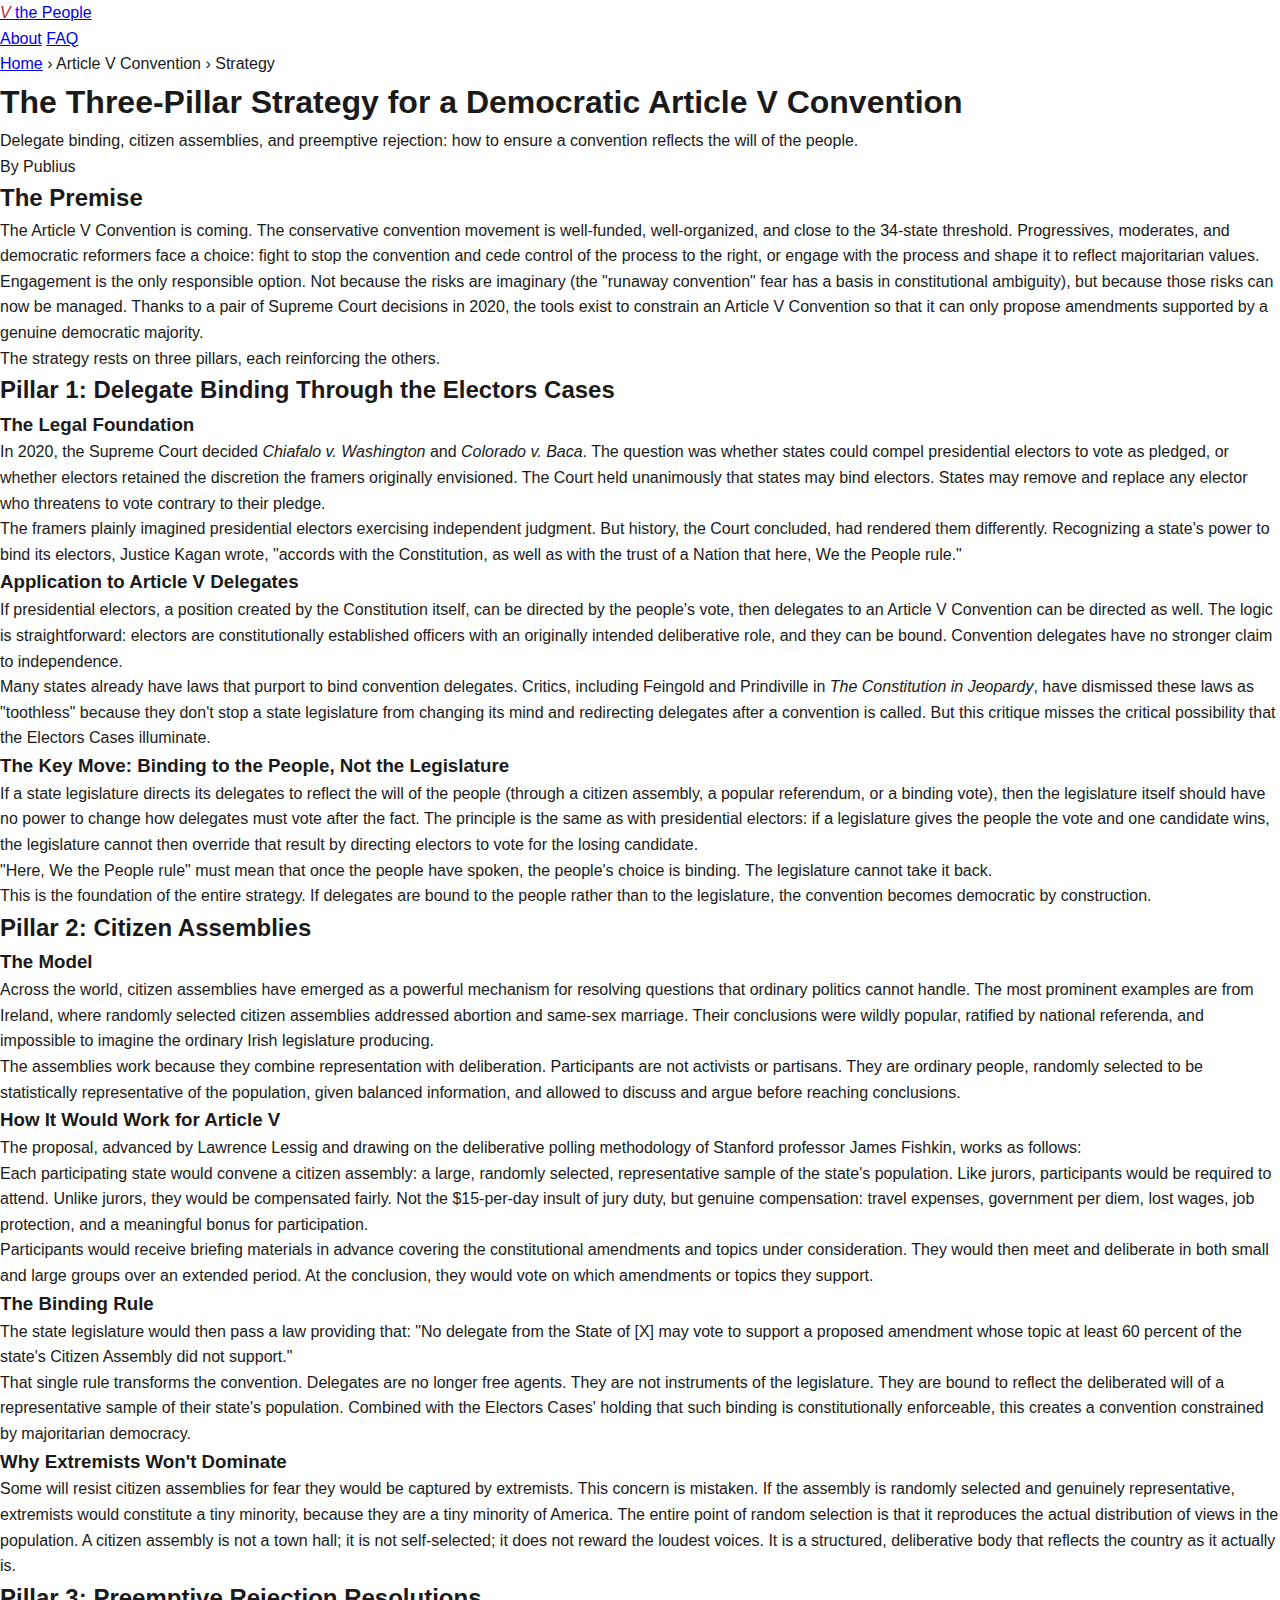
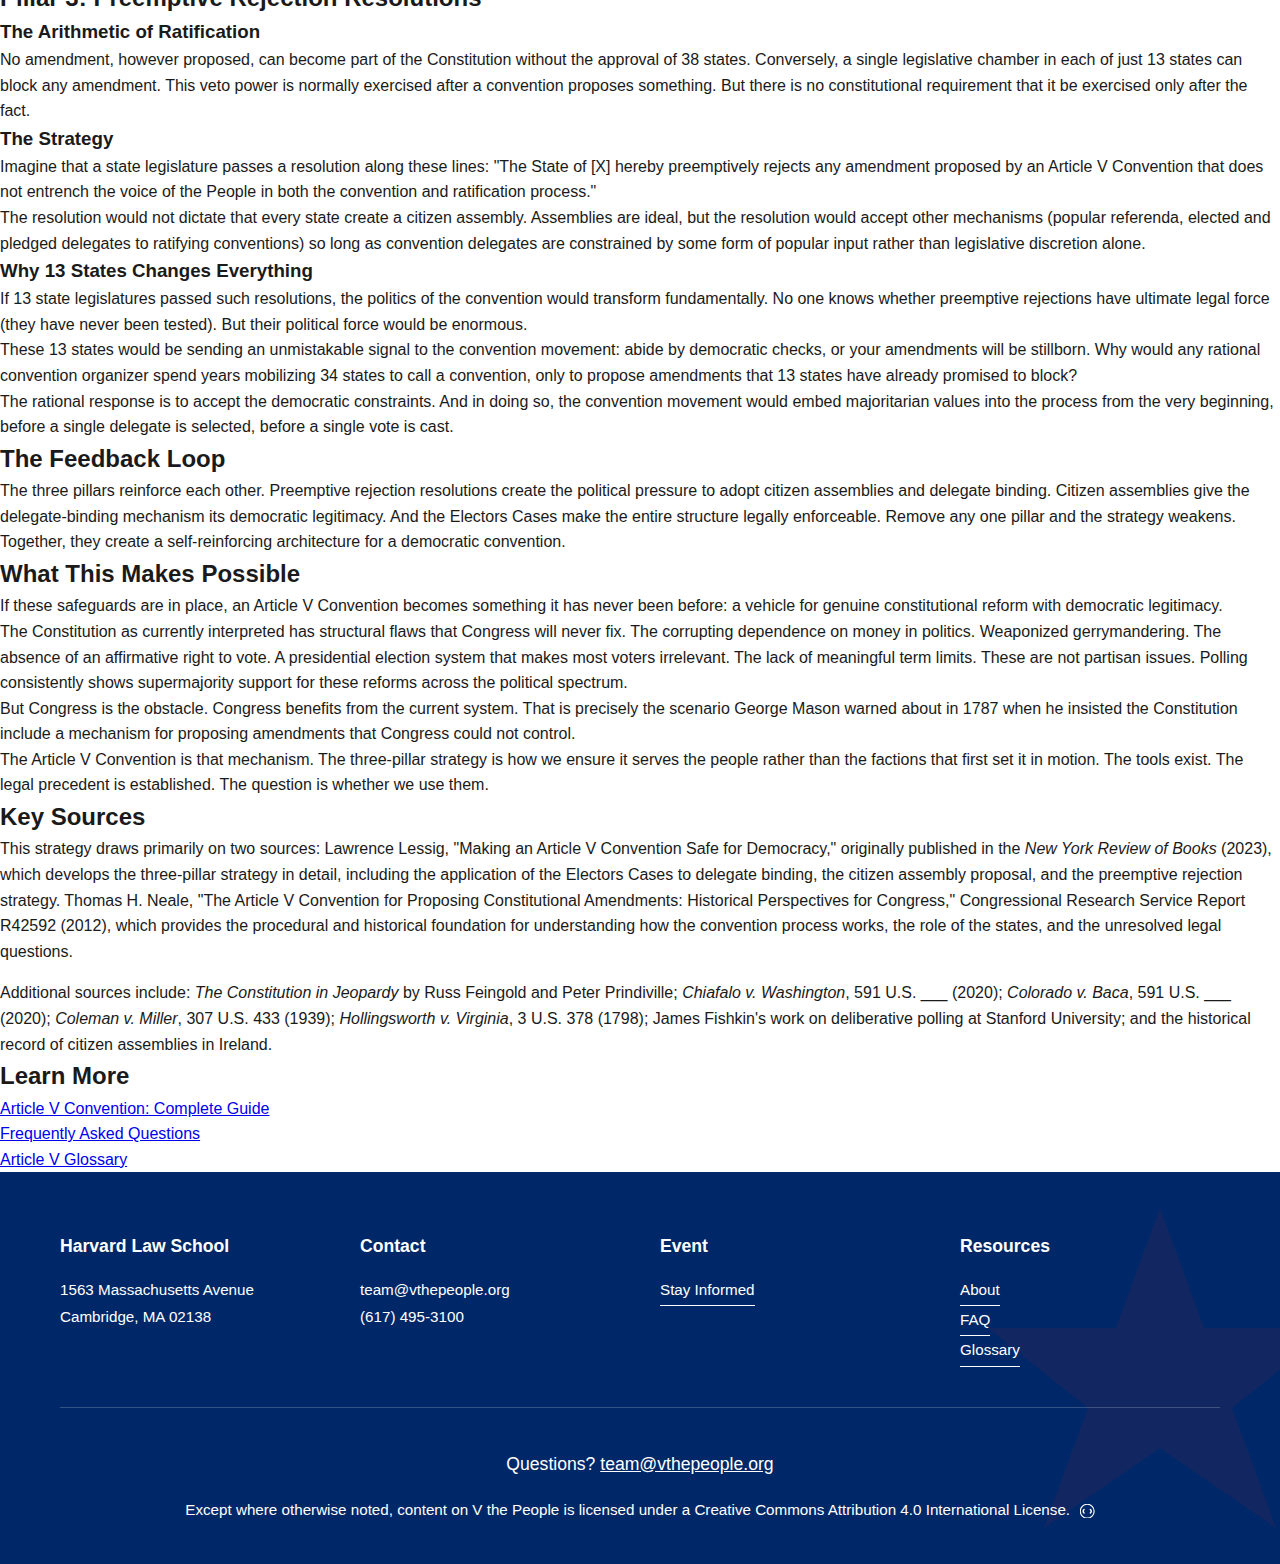
<file: about.html>
<!DOCTYPE html>
<html lang="en">
<head>
    <meta charset="UTF-8">
    <meta name="viewport" content="width=device-width, initial-scale=1.0">
    <title>The Three-Pillar Strategy – V the People</title>
    <link rel="stylesheet" href="css/style.css">
    <link rel="preconnect" href="https://fonts.googleapis.com">
    <link rel="stylesheet" href="https://fonts.googleapis.com/css2?family=EB+Garamond:ital,wght@0,400;0,500;0,700;1,400;1,500&display=swap">
</head>
<body>

    <!-- Site Navbar -->
    <nav class="site-nav">
        <a href="index.html" class="site-nav-logo"><span class="v-italic">V</span> the People</a>
        <div class="site-nav-links">
            <a href="about.html" class="active">About</a>
            <a href="faq.html">FAQ</a>
        </div>
    </nav>

    <!-- Article -->
    <main class="article-page">
        <div class="article-container">

            <nav class="article-breadcrumb">
                <a href="index.html">Home</a>
                <span>›</span>
                Article V Convention
                <span>›</span>
                Strategy
            </nav>

            <header class="article-header">
                <h1>The Three-Pillar Strategy for a Democratic Article V Convention</h1>
                <p class="article-deck">Delegate binding, citizen assemblies, and preemptive rejection: how to ensure a convention reflects the will of the people.</p>
                <p class="article-byline">By Publius</p>
            </header>

            <div class="article-body">

                <h2>The Premise</h2>

                <p>The Article V Convention is coming. The conservative convention movement is well-funded, well-organized, and close to the 34-state threshold. Progressives, moderates, and democratic reformers face a choice: fight to stop the convention and cede control of the process to the right, or engage with the process and shape it to reflect majoritarian values.</p>

                <p>Engagement is the only responsible option. Not because the risks are imaginary (the "runaway convention" fear has a basis in constitutional ambiguity), but because those risks can now be managed. Thanks to a pair of Supreme Court decisions in 2020, the tools exist to constrain an Article V Convention so that it can only propose amendments supported by a genuine democratic majority.</p>

                <p>The strategy rests on three pillars, each reinforcing the others.</p>

                <h2>Pillar 1: Delegate Binding Through the Electors Cases</h2>

                <h3>The Legal Foundation</h3>

                <p>In 2020, the Supreme Court decided <em>Chiafalo v. Washington</em> and <em>Colorado v. Baca</em>. The question was whether states could compel presidential electors to vote as pledged, or whether electors retained the discretion the framers originally envisioned. The Court held unanimously that states may bind electors. States may remove and replace any elector who threatens to vote contrary to their pledge.</p>

                <p>The framers plainly imagined presidential electors exercising independent judgment. But history, the Court concluded, had rendered them differently. Recognizing a state's power to bind its electors, Justice Kagan wrote, "accords with the Constitution, as well as with the trust of a Nation that here, We the People rule."</p>

                <h3>Application to Article V Delegates</h3>

                <p>If presidential electors, a position created by the Constitution itself, can be directed by the people's vote, then delegates to an Article V Convention can be directed as well. The logic is straightforward: electors are constitutionally established officers with an originally intended deliberative role, and they can be bound. Convention delegates have no stronger claim to independence.</p>

                <p>Many states already have laws that purport to bind convention delegates. Critics, including Feingold and Prindiville in <em>The Constitution in Jeopardy</em>, have dismissed these laws as "toothless" because they don't stop a state legislature from changing its mind and redirecting delegates after a convention is called. But this critique misses the critical possibility that the Electors Cases illuminate.</p>

                <h3>The Key Move: Binding to the People, Not the Legislature</h3>

                <p>If a state legislature directs its delegates to reflect the will of the people (through a citizen assembly, a popular referendum, or a binding vote), then the legislature itself should have no power to change how delegates must vote after the fact. The principle is the same as with presidential electors: if a legislature gives the people the vote and one candidate wins, the legislature cannot then override that result by directing electors to vote for the losing candidate.</p>

                <p>"Here, We the People rule" must mean that once the people have spoken, the people's choice is binding. The legislature cannot take it back.</p>

                <p>This is the foundation of the entire strategy. If delegates are bound to the people rather than to the legislature, the convention becomes democratic by construction.</p>

                <h2>Pillar 2: Citizen Assemblies</h2>

                <h3>The Model</h3>

                <p>Across the world, citizen assemblies have emerged as a powerful mechanism for resolving questions that ordinary politics cannot handle. The most prominent examples are from Ireland, where randomly selected citizen assemblies addressed abortion and same-sex marriage. Their conclusions were wildly popular, ratified by national referenda, and impossible to imagine the ordinary Irish legislature producing.</p>

                <p>The assemblies work because they combine representation with deliberation. Participants are not activists or partisans. They are ordinary people, randomly selected to be statistically representative of the population, given balanced information, and allowed to discuss and argue before reaching conclusions.</p>

                <h3>How It Would Work for Article V</h3>

                <p>The proposal, advanced by Lawrence Lessig and drawing on the deliberative polling methodology of Stanford professor James Fishkin, works as follows:</p>

                <p>Each participating state would convene a citizen assembly: a large, randomly selected, representative sample of the state's population. Like jurors, participants would be required to attend. Unlike jurors, they would be compensated fairly. Not the $15-per-day insult of jury duty, but genuine compensation: travel expenses, government per diem, lost wages, job protection, and a meaningful bonus for participation.</p>

                <p>Participants would receive briefing materials in advance covering the constitutional amendments and topics under consideration. They would then meet and deliberate in both small and large groups over an extended period. At the conclusion, they would vote on which amendments or topics they support.</p>

                <h3>The Binding Rule</h3>

                <p>The state legislature would then pass a law providing that: "No delegate from the State of [X] may vote to support a proposed amendment whose topic at least 60 percent of the state's Citizen Assembly did not support."</p>

                <p>That single rule transforms the convention. Delegates are no longer free agents. They are not instruments of the legislature. They are bound to reflect the deliberated will of a representative sample of their state's population. Combined with the Electors Cases' holding that such binding is constitutionally enforceable, this creates a convention constrained by majoritarian democracy.</p>

                <h3>Why Extremists Won't Dominate</h3>

                <p>Some will resist citizen assemblies for fear they would be captured by extremists. This concern is mistaken. If the assembly is randomly selected and genuinely representative, extremists would constitute a tiny minority, because they are a tiny minority of America. The entire point of random selection is that it reproduces the actual distribution of views in the population. A citizen assembly is not a town hall; it is not self-selected; it does not reward the loudest voices. It is a structured, deliberative body that reflects the country as it actually is.</p>

                <h2>Pillar 3: Preemptive Rejection Resolutions</h2>

                <h3>The Arithmetic of Ratification</h3>

                <p>No amendment, however proposed, can become part of the Constitution without the approval of 38 states. Conversely, a single legislative chamber in each of just 13 states can block any amendment. This veto power is normally exercised after a convention proposes something. But there is no constitutional requirement that it be exercised only after the fact.</p>

                <h3>The Strategy</h3>

                <p>Imagine that a state legislature passes a resolution along these lines: "The State of [X] hereby preemptively rejects any amendment proposed by an Article V Convention that does not entrench the voice of the People in both the convention and ratification process."</p>

                <p>The resolution would not dictate that every state create a citizen assembly. Assemblies are ideal, but the resolution would accept other mechanisms (popular referenda, elected and pledged delegates to ratifying conventions) so long as convention delegates are constrained by some form of popular input rather than legislative discretion alone.</p>

                <h3>Why 13 States Changes Everything</h3>

                <p>If 13 state legislatures passed such resolutions, the politics of the convention would transform fundamentally. No one knows whether preemptive rejections have ultimate legal force (they have never been tested). But their political force would be enormous.</p>

                <p>These 13 states would be sending an unmistakable signal to the convention movement: abide by democratic checks, or your amendments will be stillborn. Why would any rational convention organizer spend years mobilizing 34 states to call a convention, only to propose amendments that 13 states have already promised to block?</p>

                <p>The rational response is to accept the democratic constraints. And in doing so, the convention movement would embed majoritarian values into the process from the very beginning, before a single delegate is selected, before a single vote is cast.</p>

                <h2>The Feedback Loop</h2>

                <p>The three pillars reinforce each other. Preemptive rejection resolutions create the political pressure to adopt citizen assemblies and delegate binding. Citizen assemblies give the delegate-binding mechanism its democratic legitimacy. And the Electors Cases make the entire structure legally enforceable. Remove any one pillar and the strategy weakens. Together, they create a self-reinforcing architecture for a democratic convention.</p>

                <h2>What This Makes Possible</h2>

                <p>If these safeguards are in place, an Article V Convention becomes something it has never been before: a vehicle for genuine constitutional reform with democratic legitimacy.</p>

                <p>The Constitution as currently interpreted has structural flaws that Congress will never fix. The corrupting dependence on money in politics. Weaponized gerrymandering. The absence of an affirmative right to vote. A presidential election system that makes most voters irrelevant. The lack of meaningful term limits. These are not partisan issues. Polling consistently shows supermajority support for these reforms across the political spectrum.</p>

                <p>But Congress is the obstacle. Congress benefits from the current system. That is precisely the scenario George Mason warned about in 1787 when he insisted the Constitution include a mechanism for proposing amendments that Congress could not control.</p>

                <p>The Article V Convention is that mechanism. The three-pillar strategy is how we ensure it serves the people rather than the factions that first set it in motion. The tools exist. The legal precedent is established. The question is whether we use them.</p>

                <div class="article-sources">
                    <h2>Key Sources</h2>
                    <p>This strategy draws primarily on two sources: Lawrence Lessig, "Making an Article V Convention Safe for Democracy," originally published in the <em>New York Review of Books</em> (2023), which develops the three-pillar strategy in detail, including the application of the Electors Cases to delegate binding, the citizen assembly proposal, and the preemptive rejection strategy. Thomas H. Neale, "The Article V Convention for Proposing Constitutional Amendments: Historical Perspectives for Congress," Congressional Research Service Report R42592 (2012), which provides the procedural and historical foundation for understanding how the convention process works, the role of the states, and the unresolved legal questions.</p>
                    <p style="margin-top: 16px;">Additional sources include: <em>The Constitution in Jeopardy</em> by Russ Feingold and Peter Prindiville; <em>Chiafalo v. Washington</em>, 591 U.S. ___ (2020); <em>Colorado v. Baca</em>, 591 U.S. ___ (2020); <em>Coleman v. Miller</em>, 307 U.S. 433 (1939); <em>Hollingsworth v. Virginia</em>, 3 U.S. 378 (1798); James Fishkin's work on deliberative polling at Stanford University; and the historical record of citizen assemblies in Ireland.</p>
                </div>

                <div class="article-learn-more">
                    <h2>Learn More</h2>
                    <ul>
                        <li><a href="index.html">Article V Convention: Complete Guide</a></li>
                        <li><a href="faq.html">Frequently Asked Questions</a></li>
                        <li><a href="glossary.html">Article V Glossary</a></li>
                    </ul>
                </div>

            </div>
        </div>
    </main>

    <!-- Footer -->
    <footer class="footer">
        <div class="footer-star">
            <svg viewBox="0 0 100 100" xmlns="http://www.w3.org/2000/svg">
                <polygon points="50,10 61,40 93,40 68,60 79,90 50,70 21,90 32,60 7,40 39,40" fill="var(--old-glory-red)"/>
            </svg>
        </div>
        <div class="container">
            <div class="footer-content">
                <div class="footer-section">
                    <h3>Harvard Law School</h3>
                    <p>1563 Massachusetts Avenue<br>Cambridge, MA 02138</p>
                </div>
                <div class="footer-section">
                    <h3>Contact</h3>
                    <p><a href="mailto:team@vthepeople.org">team@vthepeople.org</a><br>(617) 495-3100</p>
                </div>
                <div class="footer-section">
                    <h3>Event</h3>
                    <p><a href="index.html#listserv-section" class="footer-link">Stay Informed</a></p>
                </div>
                <div class="footer-section">
                    <h3>Resources</h3>
                    <p>
                        <a href="about.html" class="footer-link">About</a><br>
                        <a href="faq.html" class="footer-link">FAQ</a><br>
                        <a href="glossary.html" class="footer-link">Glossary</a>
                    </p>
                </div>
            </div>
            <div class="footer-bottom">
                <p class="contact-info">Questions? <a href="mailto:team@vthepeople.org" class="contact-email">team@vthepeople.org</a></p>
                <p class="license">Except where otherwise noted, content on V the People is licensed under a Creative Commons Attribution 4.0 International License. <svg class="cc-icon" viewBox="0 0 100 100" xmlns="http://www.w3.org/2000/svg"><circle cx="50" cy="50" r="48" fill="none" stroke="currentColor" stroke-width="8"/><path d="M 28 38 Q 22 44 22 50 Q 22 56 28 62" fill="none" stroke="currentColor" stroke-width="10" stroke-linecap="round"/><path d="M 72 38 Q 78 44 78 50 Q 78 56 72 62" fill="none" stroke="currentColor" stroke-width="10" stroke-linecap="round"/></svg></p>
            </div>
        </div>
    </footer>

</body>
</html>
</file>
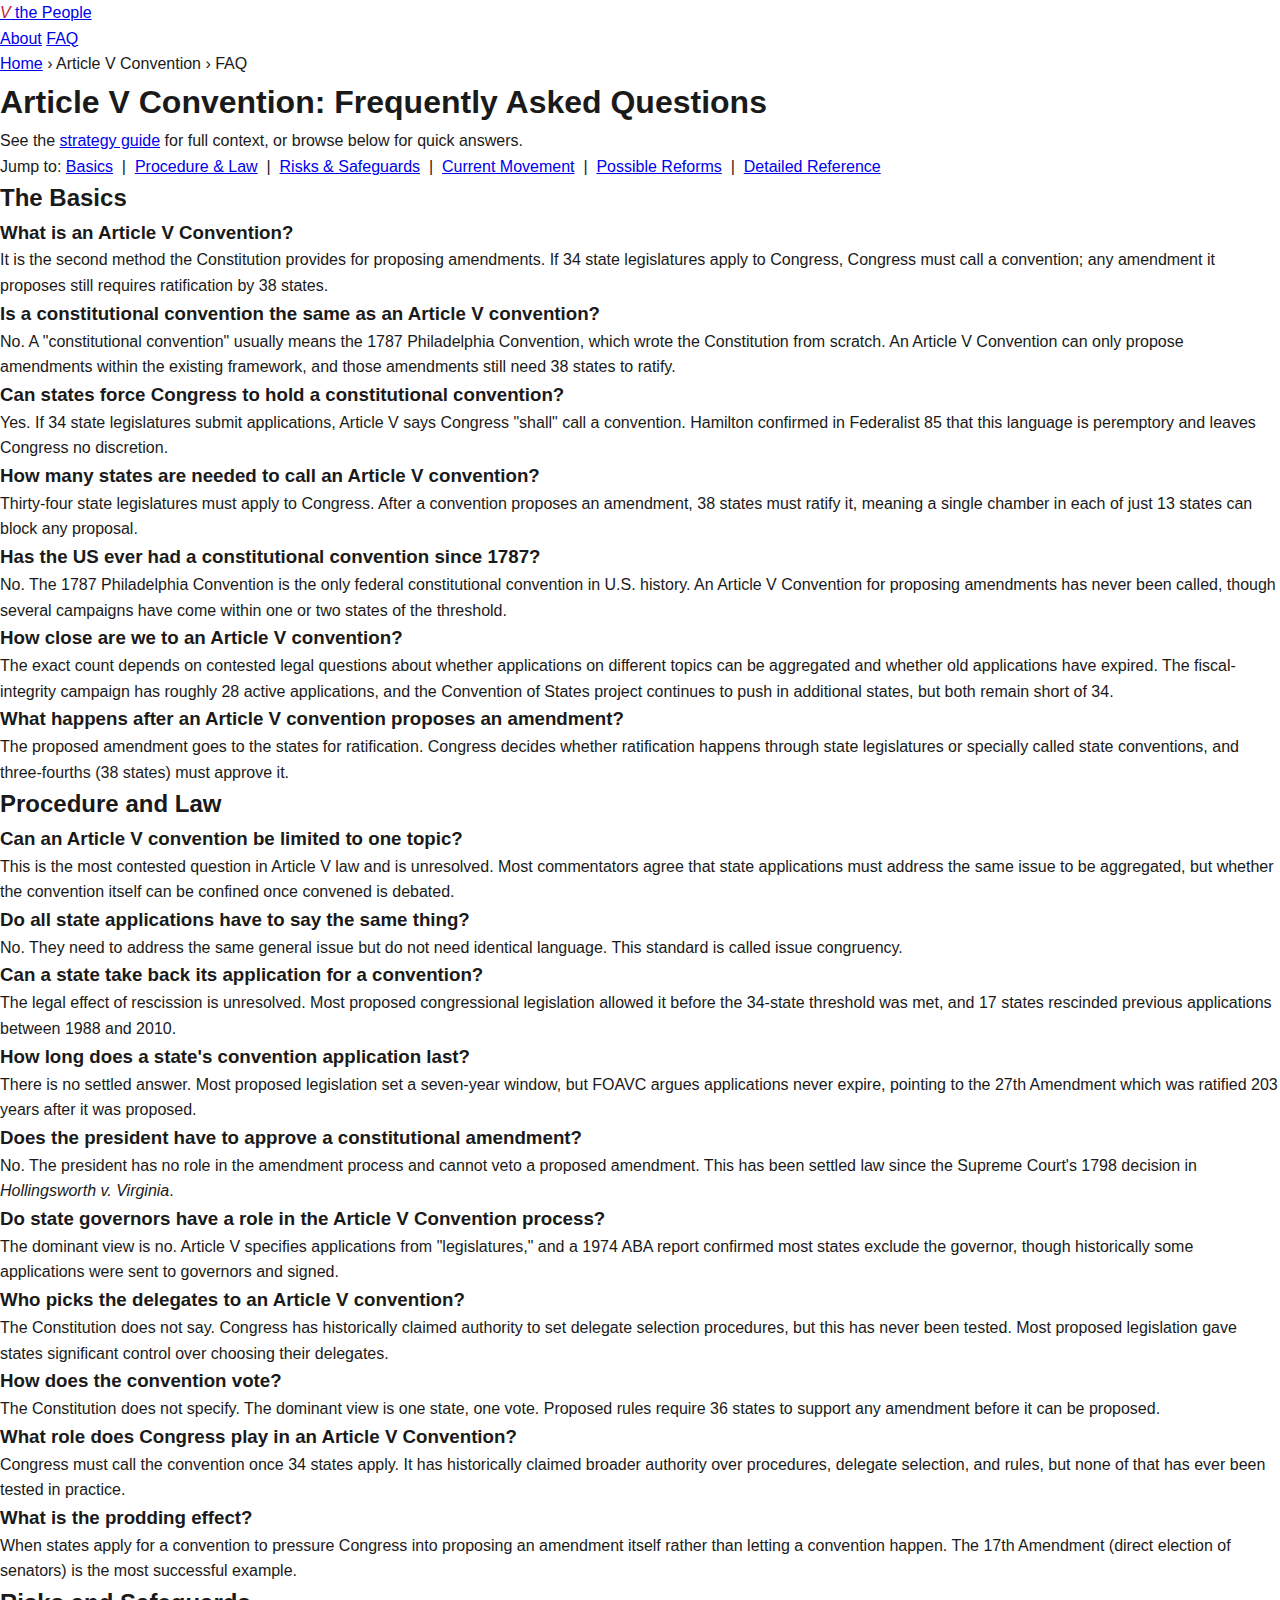
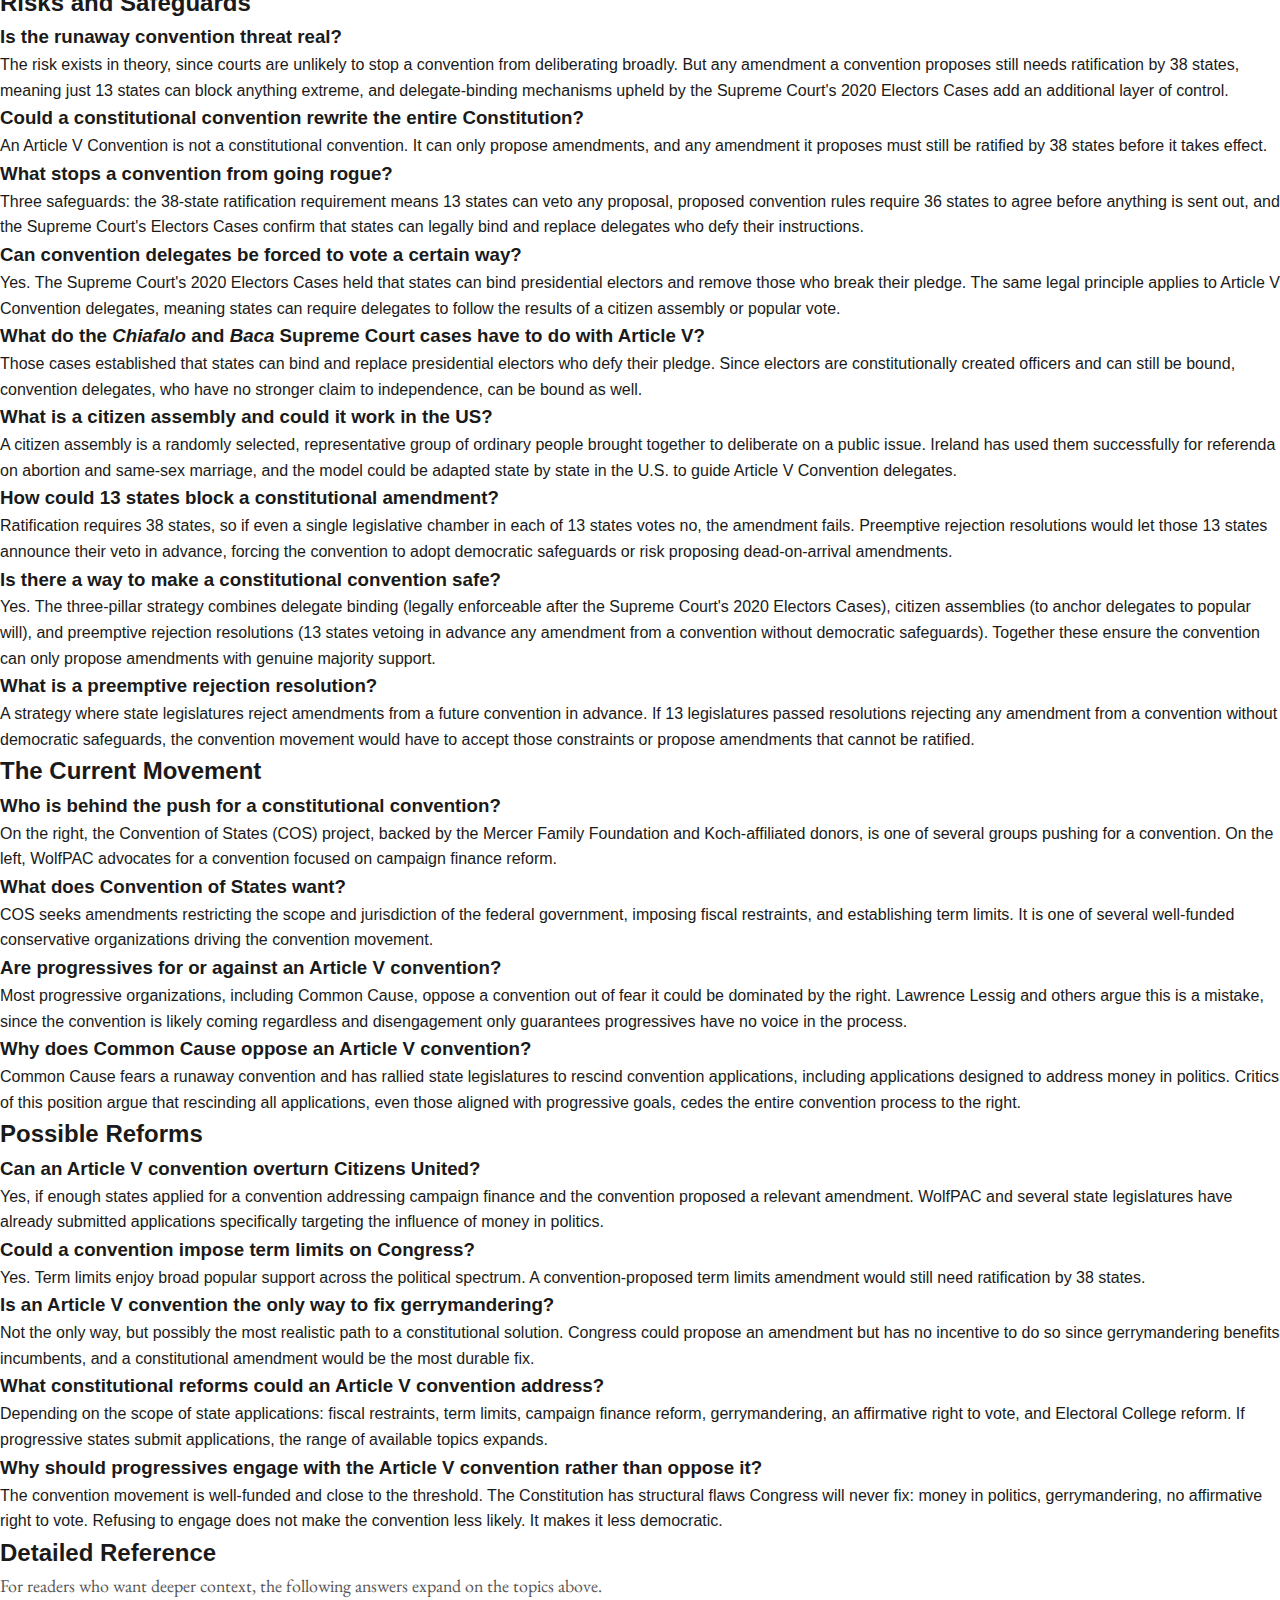
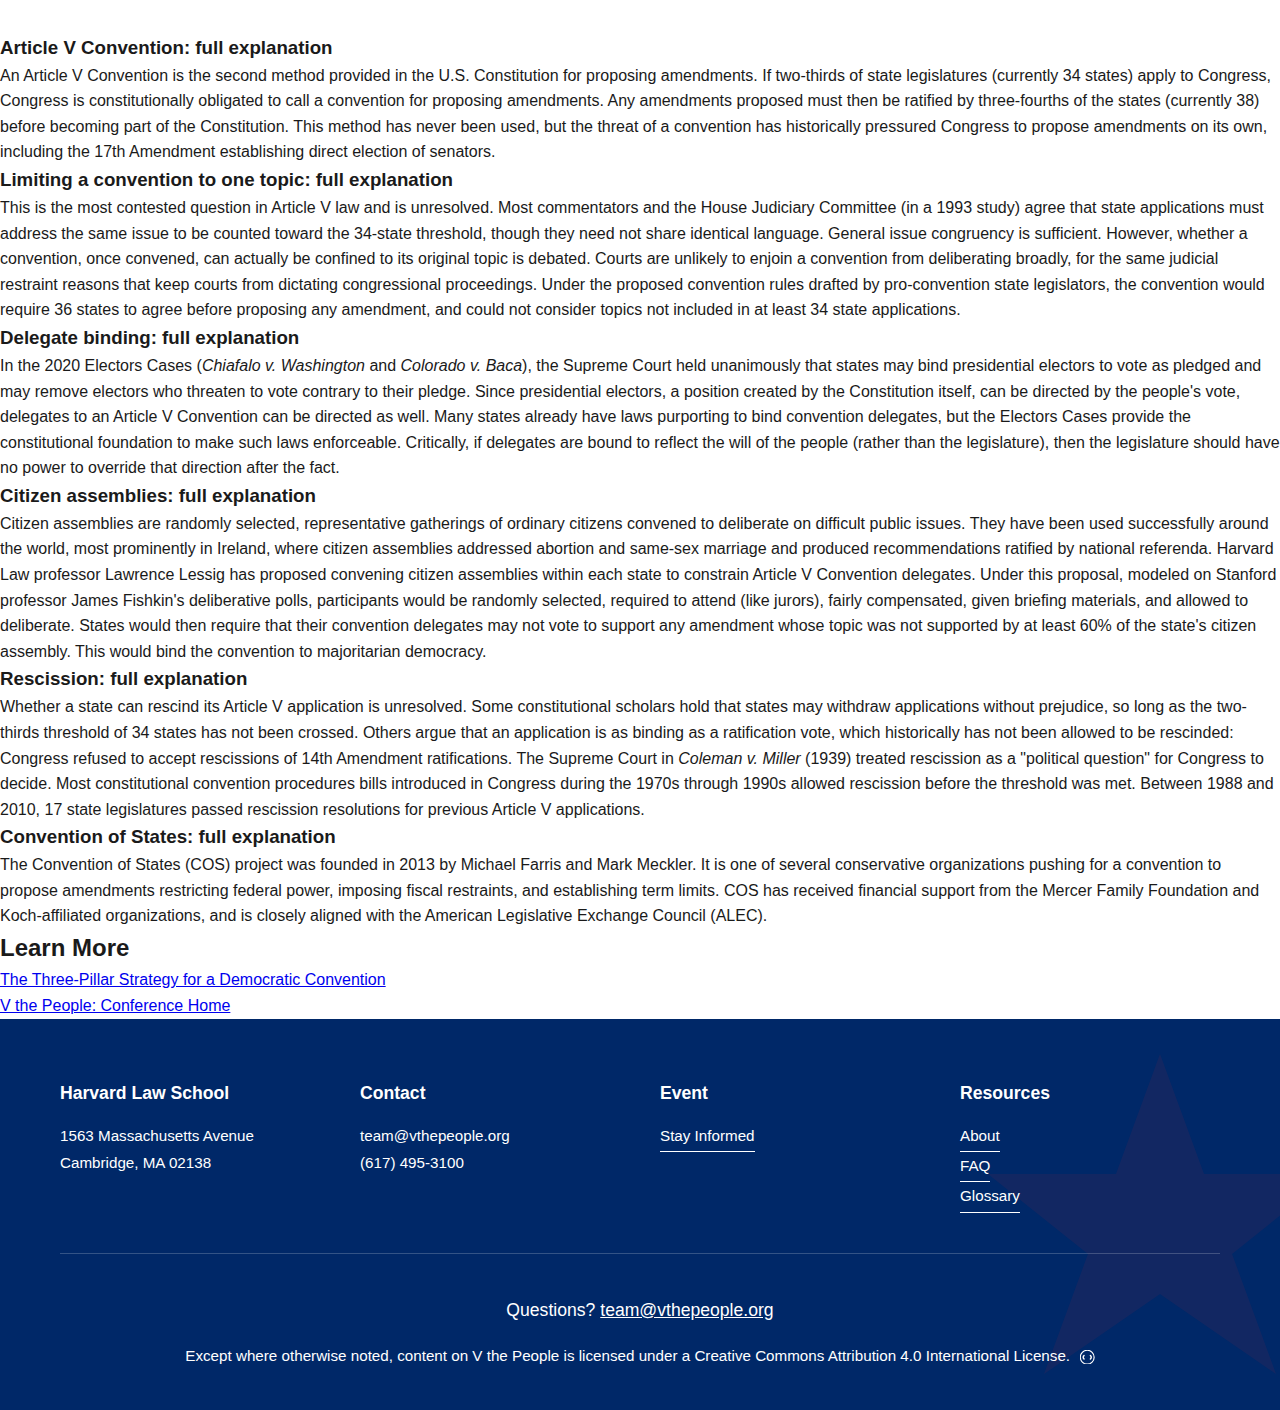
<file: faq.html>
<!DOCTYPE html>
<html lang="en">
<head>
    <meta charset="UTF-8">
    <meta name="viewport" content="width=device-width, initial-scale=1.0">
    <title>Article V Convention FAQ – V the People</title>
    <meta name="description" content="Answers to the most common questions about the Article V Convention for proposing constitutional amendments.">
    <link rel="canonical" href="https://vthepeople.org/faq.html">
    <link rel="icon" type="image/png" href="images/favicon.png">
    <link rel="apple-touch-icon" href="images/favicon.png">
    <link rel="stylesheet" href="css/style.css">
    <link rel="preconnect" href="https://fonts.googleapis.com">
    <link rel="stylesheet" href="https://fonts.googleapis.com/css2?family=EB+Garamond:ital,wght@0,400;0,500;0,700;1,400;1,500&display=swap">
    <script type="application/ld+json">
    {
      "@context": "https://schema.org",
      "@type": "FAQPage",
      "mainEntity": [
        {"@type":"Question","name":"What is an Article V Convention?","acceptedAnswer":{"@type":"Answer","text":"An Article V Convention is the second method provided in the U.S. Constitution for proposing amendments. If two-thirds of state legislatures (currently 34 states) apply to Congress, Congress is constitutionally obligated to call a convention for proposing amendments. Any amendments proposed must then be ratified by three-fourths of the states (currently 38). This method has never been used, but the threat of a convention has historically pressured Congress to propose amendments on its own, including the 17th Amendment establishing direct election of senators."}},
        {"@type":"Question","name":"How many states are needed to call an Article V Convention?","acceptedAnswer":{"@type":"Answer","text":"Two-thirds of state legislatures (currently 34 out of 50) must submit applications to Congress. Any amendment proposed must then be ratified by three-fourths of the states (currently 38). A single legislative chamber in each of just 13 states can block ratification of any proposal."}},
        {"@type":"Question","name":"Has an Article V Convention ever been called?","acceptedAnswer":{"@type":"Answer","text":"No. But the threat of one has been consequential. The movement for direct election of senators came within one state of the threshold between 1893 and 1912, pressuring Congress to propose the 17th Amendment. The balanced budget campaign of the 1970s-1980s reached 32 states. The apportionment campaign of the 1960s reached 33."}},
        {"@type":"Question","name":"What is the difference between a constitutional convention and an Article V Convention?","acceptedAnswer":{"@type":"Answer","text":"A constitutional convention typically refers to the 1787 Philadelphia Convention, which drafted the entire Constitution from scratch. An Article V Convention is specifically a Convention for proposing Amendments that operates within the existing constitutional framework. It can only propose amendments, not rewrite the Constitution, and those amendments still require ratification by 38 states."}},
        {"@type":"Question","name":"Can an Article V Convention be limited to one topic?","acceptedAnswer":{"@type":"Answer","text":"This is the most contested question in Article V law and is unresolved. Most commentators agree state applications must address the same issue to be aggregated toward the 34-state threshold, but need not be identically worded. Whether a convention once convened can be confined is debated."}},
        {"@type":"Question","name":"What is a runaway convention?","acceptedAnswer":{"@type":"Answer","text":"A scenario where a convention called for one purpose expands to propose amendments on entirely different topics. The fear is not baseless but is often overstated. Any proposed amendment still requires ratification by 38 states."}},
        {"@type":"Question","name":"Does the president have a role in the Article V Convention process?","acceptedAnswer":{"@type":"Answer","text":"No. The president has no constitutional role in the amendment process and cannot veto proposed amendments. Established by the Supreme Court in Hollingsworth v. Virginia (1798)."}},
        {"@type":"Question","name":"Can a state rescind its application for an Article V Convention?","acceptedAnswer":{"@type":"Answer","text":"Unresolved. Some scholars say yes before the 34-state threshold is crossed. The Supreme Court in Coleman v. Miller (1939) treated rescission as a political question for Congress."}},
        {"@type":"Question","name":"Do state applications for an Article V Convention expire?","acceptedAnswer":{"@type":"Answer","text":"Unresolved. Most proposed legislation set a seven-year window. FOAVC argues there is no expiration, citing the 27th Amendment (pending 1789–1992)."}},
        {"@type":"Question","name":"Can delegates to an Article V Convention be legally bound?","acceptedAnswer":{"@type":"Answer","text":"Yes. In the 2020 Electors Cases (Chiafalo v. Washington and Colorado v. Baca), the Supreme Court held unanimously that states may bind presidential electors and remove those who defy their pledge. The same principle applies to convention delegates."}},
        {"@type":"Question","name":"What are citizen assemblies and how do they relate to Article V?","acceptedAnswer":{"@type":"Answer","text":"Randomly selected, representative gatherings of citizens convened to deliberate on public issues. Lawrence Lessig proposes using them within each state to constrain Article V delegates. States would require delegates to vote only for amendments supported by at least 60% of the assembly."}},
        {"@type":"Question","name":"What is a preemptive rejection resolution?","acceptedAnswer":{"@type":"Answer","text":"A strategy where state legislatures reject amendments from a future convention in advance. Since 13 states can block ratification, if 13 legislatures passed resolutions rejecting any amendment from a convention without democratic safeguards, the convention movement would have to accept those constraints or propose amendments that cannot be ratified."}}
      ]
    }
    </script>
    <link rel="alternate" type="application/atom+xml" title="VThePeople" href="https://vthepeople.org/feed.xml">
    <!-- Sitewide Schema -->
    <script type="application/ld+json">
    {"@context":"https://schema.org","@type":"Organization","name":"VThePeople","url":"https://vthepeople.org","description":"Independent, nonpartisan resource on the Article V Convention for proposing constitutional amendments.","foundingDate":"2026","sameAs":[]}
    </script>
    <script type="application/ld+json">
    {"@context":"https://schema.org","@type":"WebSite","name":"VThePeople","url":"https://vthepeople.org","description":"Comprehensive analysis of the Article V Convention process, its constitutional basis, historical precedent, current status, and strategies for ensuring a democratic convention.","publisher":{"@type":"Organization","name":"VThePeople","url":"https://vthepeople.org"}}
    </script>
    <script type="application/ld+json">
    {"@context":"https://schema.org","@type":"Person","name":"Publius","url":"https://www.vthepeople.org/about","jobTitle":"Staff Writer","worksFor":{"@type":"Organization","name":"VThePeople","url":"https://vthepeople.org"},"description":"Staff writer at VThePeople covering constitutional amendment processes, Article V Convention law and strategy, and democratic reform."}
    </script>
</head>
<body>

    <!-- Site Navbar -->
    <nav class="site-nav">
        <a href="index.html" class="site-nav-logo"><span class="v-italic">V</span> the People</a>
        <div class="site-nav-links">
            <a href="about.html">About</a>
            <a href="faq.html" class="active">FAQ</a>
        </div>
    </nav>

    <!-- FAQ Article -->
    <main class="article-page">
        <div class="article-container">

            <nav class="article-breadcrumb">
                <a href="index.html">Home</a>
                <span>›</span>
                Article V Convention
                <span>›</span>
                FAQ
            </nav>

            <header class="article-header">
                <h1>Article V Convention: Frequently Asked Questions</h1>
                <p class="article-deck">See the <a href="about.html">strategy guide</a> for full context, or browse below for quick answers.</p>
            </header>

            <div class="faq-jump">
                Jump to:
                <a href="#basics">Basics</a> &nbsp;|&nbsp;
                <a href="#procedure">Procedure &amp; Law</a> &nbsp;|&nbsp;
                <a href="#risks">Risks &amp; Safeguards</a> &nbsp;|&nbsp;
                <a href="#current">Current Movement</a> &nbsp;|&nbsp;
                <a href="#reforms">Possible Reforms</a> &nbsp;|&nbsp;
                <a href="#detailed">Detailed Reference</a>
            </div>

            <div class="faq-body">

                <section id="basics">
                    <h2>The Basics</h2>

                    <h3>What is an Article V Convention?</h3>
                    <p>It is the second method the Constitution provides for proposing amendments. If 34 state legislatures apply to Congress, Congress must call a convention; any amendment it proposes still requires ratification by 38 states.</p>

                    <h3>Is a constitutional convention the same as an Article V convention?</h3>
                    <p>No. A "constitutional convention" usually means the 1787 Philadelphia Convention, which wrote the Constitution from scratch. An Article V Convention can only propose amendments within the existing framework, and those amendments still need 38 states to ratify.</p>

                    <h3>Can states force Congress to hold a constitutional convention?</h3>
                    <p>Yes. If 34 state legislatures submit applications, Article V says Congress "shall" call a convention. Hamilton confirmed in Federalist 85 that this language is peremptory and leaves Congress no discretion.</p>

                    <h3>How many states are needed to call an Article V convention?</h3>
                    <p>Thirty-four state legislatures must apply to Congress. After a convention proposes an amendment, 38 states must ratify it, meaning a single chamber in each of just 13 states can block any proposal.</p>

                    <h3>Has the US ever had a constitutional convention since 1787?</h3>
                    <p>No. The 1787 Philadelphia Convention is the only federal constitutional convention in U.S. history. An Article V Convention for proposing amendments has never been called, though several campaigns have come within one or two states of the threshold.</p>

                    <h3>How close are we to an Article V convention?</h3>
                    <p>The exact count depends on contested legal questions about whether applications on different topics can be aggregated and whether old applications have expired. The fiscal-integrity campaign has roughly 28 active applications, and the Convention of States project continues to push in additional states, but both remain short of 34.</p>

                    <h3>What happens after an Article V convention proposes an amendment?</h3>
                    <p>The proposed amendment goes to the states for ratification. Congress decides whether ratification happens through state legislatures or specially called state conventions, and three-fourths (38 states) must approve it.</p>
                </section>

                <section id="procedure">
                    <h2>Procedure and Law</h2>

                    <h3>Can an Article V convention be limited to one topic?</h3>
                    <p>This is the most contested question in Article V law and is unresolved. Most commentators agree that state applications must address the same issue to be aggregated, but whether the convention itself can be confined once convened is debated.</p>

                    <h3>Do all state applications have to say the same thing?</h3>
                    <p>No. They need to address the same general issue but do not need identical language. This standard is called issue congruency.</p>

                    <h3>Can a state take back its application for a convention?</h3>
                    <p>The legal effect of rescission is unresolved. Most proposed congressional legislation allowed it before the 34-state threshold was met, and 17 states rescinded previous applications between 1988 and 2010.</p>

                    <h3>How long does a state's convention application last?</h3>
                    <p>There is no settled answer. Most proposed legislation set a seven-year window, but FOAVC argues applications never expire, pointing to the 27th Amendment which was ratified 203 years after it was proposed.</p>

                    <h3>Does the president have to approve a constitutional amendment?</h3>
                    <p>No. The president has no role in the amendment process and cannot veto a proposed amendment. This has been settled law since the Supreme Court's 1798 decision in <em>Hollingsworth v. Virginia</em>.</p>

                    <h3>Do state governors have a role in the Article V Convention process?</h3>
                    <p>The dominant view is no. Article V specifies applications from "legislatures," and a 1974 ABA report confirmed most states exclude the governor, though historically some applications were sent to governors and signed.</p>

                    <h3>Who picks the delegates to an Article V convention?</h3>
                    <p>The Constitution does not say. Congress has historically claimed authority to set delegate selection procedures, but this has never been tested. Most proposed legislation gave states significant control over choosing their delegates.</p>

                    <h3>How does the convention vote?</h3>
                    <p>The Constitution does not specify. The dominant view is one state, one vote. Proposed rules require 36 states to support any amendment before it can be proposed.</p>

                    <h3>What role does Congress play in an Article V Convention?</h3>
                    <p>Congress must call the convention once 34 states apply. It has historically claimed broader authority over procedures, delegate selection, and rules, but none of that has ever been tested in practice.</p>

                    <h3>What is the prodding effect?</h3>
                    <p>When states apply for a convention to pressure Congress into proposing an amendment itself rather than letting a convention happen. The 17th Amendment (direct election of senators) is the most successful example.</p>
                </section>

                <section id="risks">
                    <h2>Risks and Safeguards</h2>

                    <h3>Is the runaway convention threat real?</h3>
                    <p>The risk exists in theory, since courts are unlikely to stop a convention from deliberating broadly. But any amendment a convention proposes still needs ratification by 38 states, meaning just 13 states can block anything extreme, and delegate-binding mechanisms upheld by the Supreme Court's 2020 Electors Cases add an additional layer of control.</p>

                    <h3>Could a constitutional convention rewrite the entire Constitution?</h3>
                    <p>An Article V Convention is not a constitutional convention. It can only propose amendments, and any amendment it proposes must still be ratified by 38 states before it takes effect.</p>

                    <h3>What stops a convention from going rogue?</h3>
                    <p>Three safeguards: the 38-state ratification requirement means 13 states can veto any proposal, proposed convention rules require 36 states to agree before anything is sent out, and the Supreme Court's Electors Cases confirm that states can legally bind and replace delegates who defy their instructions.</p>

                    <h3>Can convention delegates be forced to vote a certain way?</h3>
                    <p>Yes. The Supreme Court's 2020 Electors Cases held that states can bind presidential electors and remove those who break their pledge. The same legal principle applies to Article V Convention delegates, meaning states can require delegates to follow the results of a citizen assembly or popular vote.</p>

                    <h3>What do the <em>Chiafalo</em> and <em>Baca</em> Supreme Court cases have to do with Article V?</h3>
                    <p>Those cases established that states can bind and replace presidential electors who defy their pledge. Since electors are constitutionally created officers and can still be bound, convention delegates, who have no stronger claim to independence, can be bound as well.</p>

                    <h3>What is a citizen assembly and could it work in the US?</h3>
                    <p>A citizen assembly is a randomly selected, representative group of ordinary people brought together to deliberate on a public issue. Ireland has used them successfully for referenda on abortion and same-sex marriage, and the model could be adapted state by state in the U.S. to guide Article V Convention delegates.</p>

                    <h3>How could 13 states block a constitutional amendment?</h3>
                    <p>Ratification requires 38 states, so if even a single legislative chamber in each of 13 states votes no, the amendment fails. Preemptive rejection resolutions would let those 13 states announce their veto in advance, forcing the convention to adopt democratic safeguards or risk proposing dead-on-arrival amendments.</p>

                    <h3>Is there a way to make a constitutional convention safe?</h3>
                    <p>Yes. The three-pillar strategy combines delegate binding (legally enforceable after the Supreme Court's 2020 Electors Cases), citizen assemblies (to anchor delegates to popular will), and preemptive rejection resolutions (13 states vetoing in advance any amendment from a convention without democratic safeguards). Together these ensure the convention can only propose amendments with genuine majority support.</p>

                    <h3>What is a preemptive rejection resolution?</h3>
                    <p>A strategy where state legislatures reject amendments from a future convention in advance. If 13 legislatures passed resolutions rejecting any amendment from a convention without democratic safeguards, the convention movement would have to accept those constraints or propose amendments that cannot be ratified.</p>
                </section>

                <section id="current">
                    <h2>The Current Movement</h2>

                    <h3>Who is behind the push for a constitutional convention?</h3>
                    <p>On the right, the Convention of States (COS) project, backed by the Mercer Family Foundation and Koch-affiliated donors, is one of several groups pushing for a convention. On the left, WolfPAC advocates for a convention focused on campaign finance reform.</p>

                    <h3>What does Convention of States want?</h3>
                    <p>COS seeks amendments restricting the scope and jurisdiction of the federal government, imposing fiscal restraints, and establishing term limits. It is one of several well-funded conservative organizations driving the convention movement.</p>

                    <h3>Are progressives for or against an Article V convention?</h3>
                    <p>Most progressive organizations, including Common Cause, oppose a convention out of fear it could be dominated by the right. Lawrence Lessig and others argue this is a mistake, since the convention is likely coming regardless and disengagement only guarantees progressives have no voice in the process.</p>

                    <h3>Why does Common Cause oppose an Article V convention?</h3>
                    <p>Common Cause fears a runaway convention and has rallied state legislatures to rescind convention applications, including applications designed to address money in politics. Critics of this position argue that rescinding all applications, even those aligned with progressive goals, cedes the entire convention process to the right.</p>
                </section>

                <section id="reforms">
                    <h2>Possible Reforms</h2>

                    <h3>Can an Article V convention overturn Citizens United?</h3>
                    <p>Yes, if enough states applied for a convention addressing campaign finance and the convention proposed a relevant amendment. WolfPAC and several state legislatures have already submitted applications specifically targeting the influence of money in politics.</p>

                    <h3>Could a convention impose term limits on Congress?</h3>
                    <p>Yes. Term limits enjoy broad popular support across the political spectrum. A convention-proposed term limits amendment would still need ratification by 38 states.</p>

                    <h3>Is an Article V convention the only way to fix gerrymandering?</h3>
                    <p>Not the only way, but possibly the most realistic path to a constitutional solution. Congress could propose an amendment but has no incentive to do so since gerrymandering benefits incumbents, and a constitutional amendment would be the most durable fix.</p>

                    <h3>What constitutional reforms could an Article V convention address?</h3>
                    <p>Depending on the scope of state applications: fiscal restraints, term limits, campaign finance reform, gerrymandering, an affirmative right to vote, and Electoral College reform. If progressive states submit applications, the range of available topics expands.</p>

                    <h3>Why should progressives engage with the Article V convention rather than oppose it?</h3>
                    <p>The convention movement is well-funded and close to the threshold. The Constitution has structural flaws Congress will never fix: money in politics, gerrymandering, no affirmative right to vote. Refusing to engage does not make the convention less likely. It makes it less democratic.</p>
                </section>

                <section id="detailed">
                    <h2>Detailed Reference</h2>
                    <p style="font-family: 'EB Garamond', serif; font-size: 1.12rem; color: #555; margin-bottom: 32px;">For readers who want deeper context, the following answers expand on the topics above.</p>

                    <h3>Article V Convention: full explanation</h3>
                    <p>An Article V Convention is the second method provided in the U.S. Constitution for proposing amendments. If two-thirds of state legislatures (currently 34 states) apply to Congress, Congress is constitutionally obligated to call a convention for proposing amendments. Any amendments proposed must then be ratified by three-fourths of the states (currently 38) before becoming part of the Constitution. This method has never been used, but the threat of a convention has historically pressured Congress to propose amendments on its own, including the 17th Amendment establishing direct election of senators.</p>

                    <h3>Limiting a convention to one topic: full explanation</h3>
                    <p>This is the most contested question in Article V law and is unresolved. Most commentators and the House Judiciary Committee (in a 1993 study) agree that state applications must address the same issue to be counted toward the 34-state threshold, though they need not share identical language. General issue congruency is sufficient. However, whether a convention, once convened, can actually be confined to its original topic is debated. Courts are unlikely to enjoin a convention from deliberating broadly, for the same judicial restraint reasons that keep courts from dictating congressional proceedings. Under the proposed convention rules drafted by pro-convention state legislators, the convention would require 36 states to agree before proposing any amendment, and could not consider topics not included in at least 34 state applications.</p>

                    <h3>Delegate binding: full explanation</h3>
                    <p>In the 2020 Electors Cases (<em>Chiafalo v. Washington</em> and <em>Colorado v. Baca</em>), the Supreme Court held unanimously that states may bind presidential electors to vote as pledged and may remove electors who threaten to vote contrary to their pledge. Since presidential electors, a position created by the Constitution itself, can be directed by the people's vote, delegates to an Article V Convention can be directed as well. Many states already have laws purporting to bind convention delegates, but the Electors Cases provide the constitutional foundation to make such laws enforceable. Critically, if delegates are bound to reflect the will of the people (rather than the legislature), then the legislature should have no power to override that direction after the fact.</p>

                    <h3>Citizen assemblies: full explanation</h3>
                    <p>Citizen assemblies are randomly selected, representative gatherings of ordinary citizens convened to deliberate on difficult public issues. They have been used successfully around the world, most prominently in Ireland, where citizen assemblies addressed abortion and same-sex marriage and produced recommendations ratified by national referenda. Harvard Law professor Lawrence Lessig has proposed convening citizen assemblies within each state to constrain Article V Convention delegates. Under this proposal, modeled on Stanford professor James Fishkin's deliberative polls, participants would be randomly selected, required to attend (like jurors), fairly compensated, given briefing materials, and allowed to deliberate. States would then require that their convention delegates may not vote to support any amendment whose topic was not supported by at least 60% of the state's citizen assembly. This would bind the convention to majoritarian democracy.</p>

                    <h3>Rescission: full explanation</h3>
                    <p>Whether a state can rescind its Article V application is unresolved. Some constitutional scholars hold that states may withdraw applications without prejudice, so long as the two-thirds threshold of 34 states has not been crossed. Others argue that an application is as binding as a ratification vote, which historically has not been allowed to be rescinded: Congress refused to accept rescissions of 14th Amendment ratifications. The Supreme Court in <em>Coleman v. Miller</em> (1939) treated rescission as a "political question" for Congress to decide. Most constitutional convention procedures bills introduced in Congress during the 1970s through 1990s allowed rescission before the threshold was met. Between 1988 and 2010, 17 state legislatures passed rescission resolutions for previous Article V applications.</p>

                    <h3>Convention of States: full explanation</h3>
                    <p>The Convention of States (COS) project was founded in 2013 by Michael Farris and Mark Meckler. It is one of several conservative organizations pushing for a convention to propose amendments restricting federal power, imposing fiscal restraints, and establishing term limits. COS has received financial support from the Mercer Family Foundation and Koch-affiliated organizations, and is closely aligned with the American Legislative Exchange Council (ALEC).</p>
                </section>

                <nav class="faq-learn-more">
                    <h2>Learn More</h2>
                    <ul>
                        <li><a href="about.html">The Three-Pillar Strategy for a Democratic Convention</a></li>
                        <li><a href="index.html">V the People: Conference Home</a></li>
                    </ul>
                </nav>

            </div>
        </div>
    </main>

    <!-- Footer -->
    <footer class="footer">
        <div class="footer-star">
            <svg viewBox="0 0 100 100" xmlns="http://www.w3.org/2000/svg">
                <polygon points="50,10 61,40 93,40 68,60 79,90 50,70 21,90 32,60 7,40 39,40" fill="var(--old-glory-red)"/>
            </svg>
        </div>
        <div class="container">
            <div class="footer-content">
                <div class="footer-section">
                    <h3>Harvard Law School</h3>
                    <p>1563 Massachusetts Avenue<br>Cambridge, MA 02138</p>
                </div>
                <div class="footer-section">
                    <h3>Contact</h3>
                    <p><a href="mailto:team@vthepeople.org">team@vthepeople.org</a><br>(617) 495-3100</p>
                </div>
                <div class="footer-section">
                    <h3>Event</h3>
                    <p><a href="index.html#listserv-section" class="footer-link">Stay Informed</a></p>
                </div>
                <div class="footer-section">
                    <h3>Resources</h3>
                    <p>
                        <a href="about.html" class="footer-link">About</a><br>
                        <a href="faq.html" class="footer-link">FAQ</a><br>
                        <a href="glossary.html" class="footer-link">Glossary</a>
                    </p>
                </div>
            </div>
            <div class="footer-bottom">
                <p class="contact-info">Questions? <a href="mailto:team@vthepeople.org" class="contact-email">team@vthepeople.org</a></p>
                <p class="license">Except where otherwise noted, content on V the People is licensed under a Creative Commons Attribution 4.0 International License. <svg class="cc-icon" viewBox="0 0 100 100" xmlns="http://www.w3.org/2000/svg"><circle cx="50" cy="50" r="48" fill="none" stroke="currentColor" stroke-width="8"/><path d="M 28 38 Q 22 44 22 50 Q 22 56 28 62" fill="none" stroke="currentColor" stroke-width="10" stroke-linecap="round"/><path d="M 72 38 Q 78 44 78 50 Q 78 56 72 62" fill="none" stroke="currentColor" stroke-width="10" stroke-linecap="round"/></svg></p>
            </div>
        </div>
    </footer>

</body>
</html>
</file>
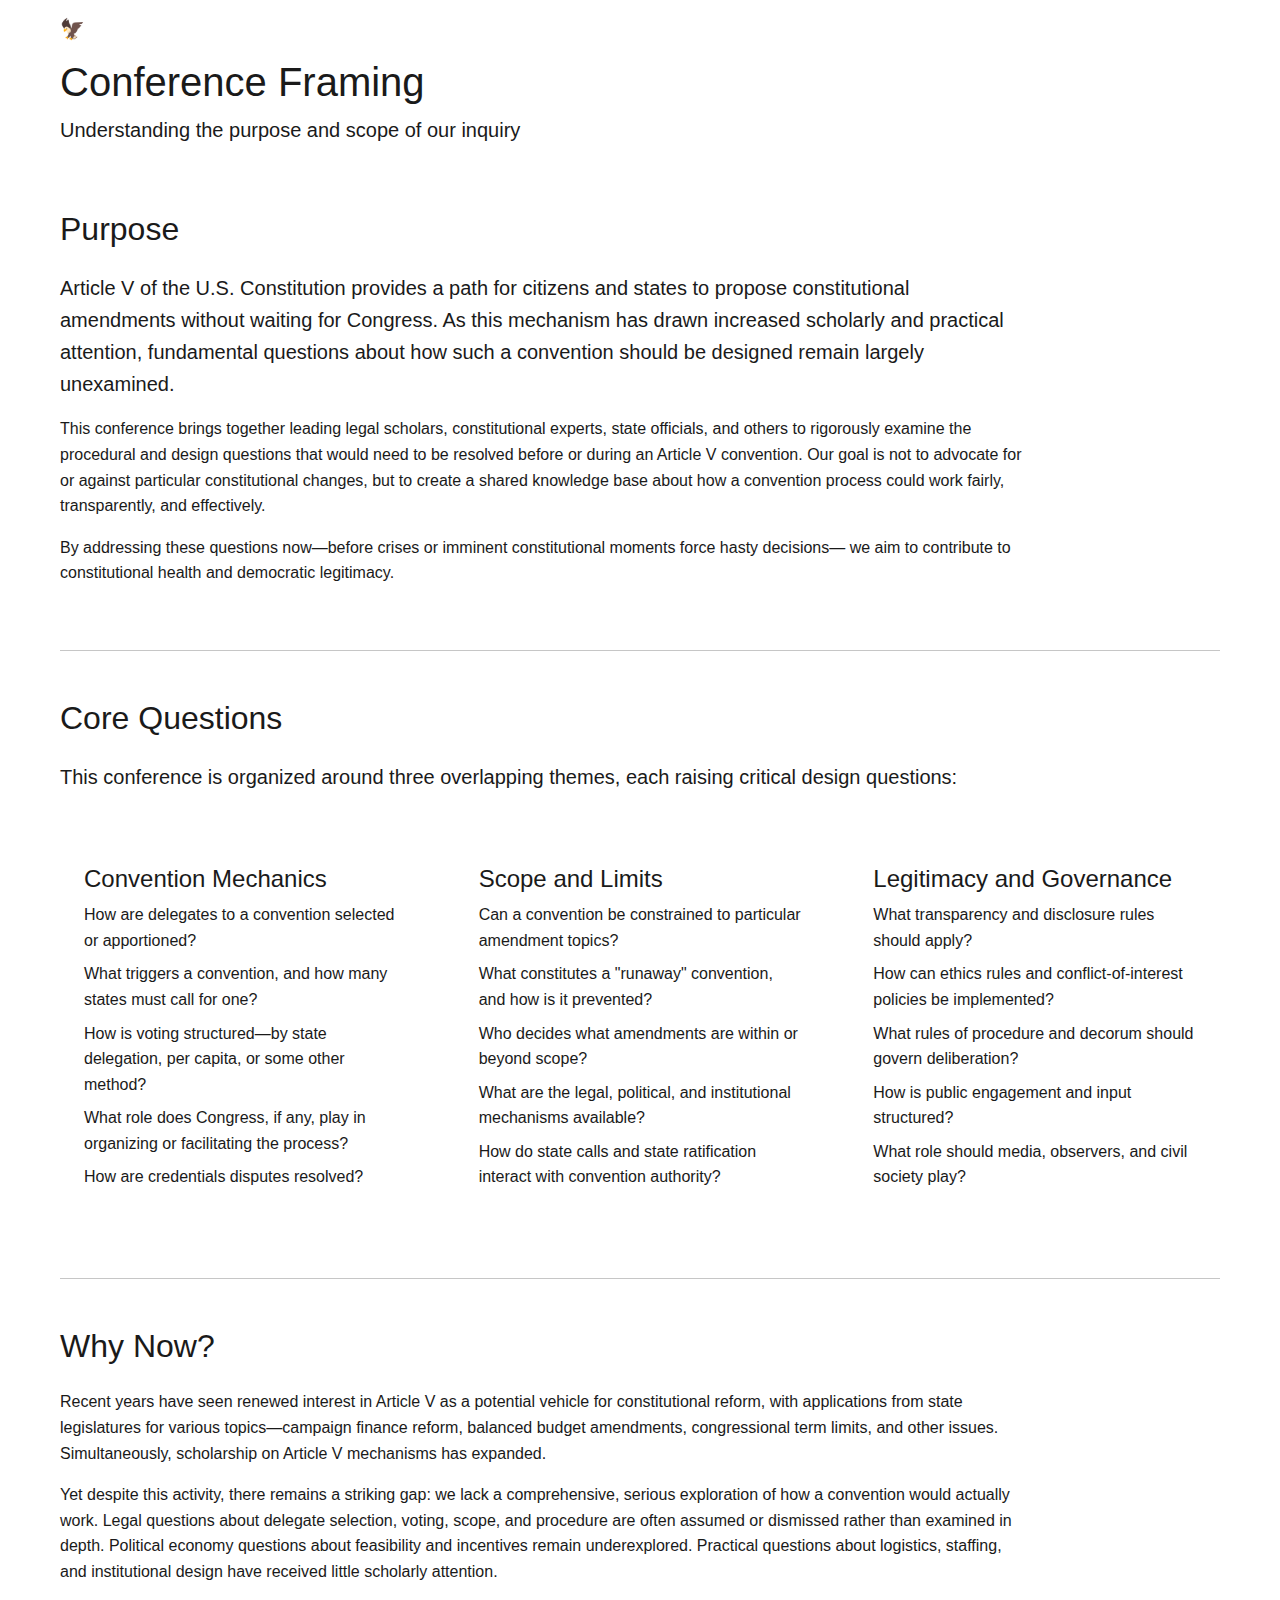
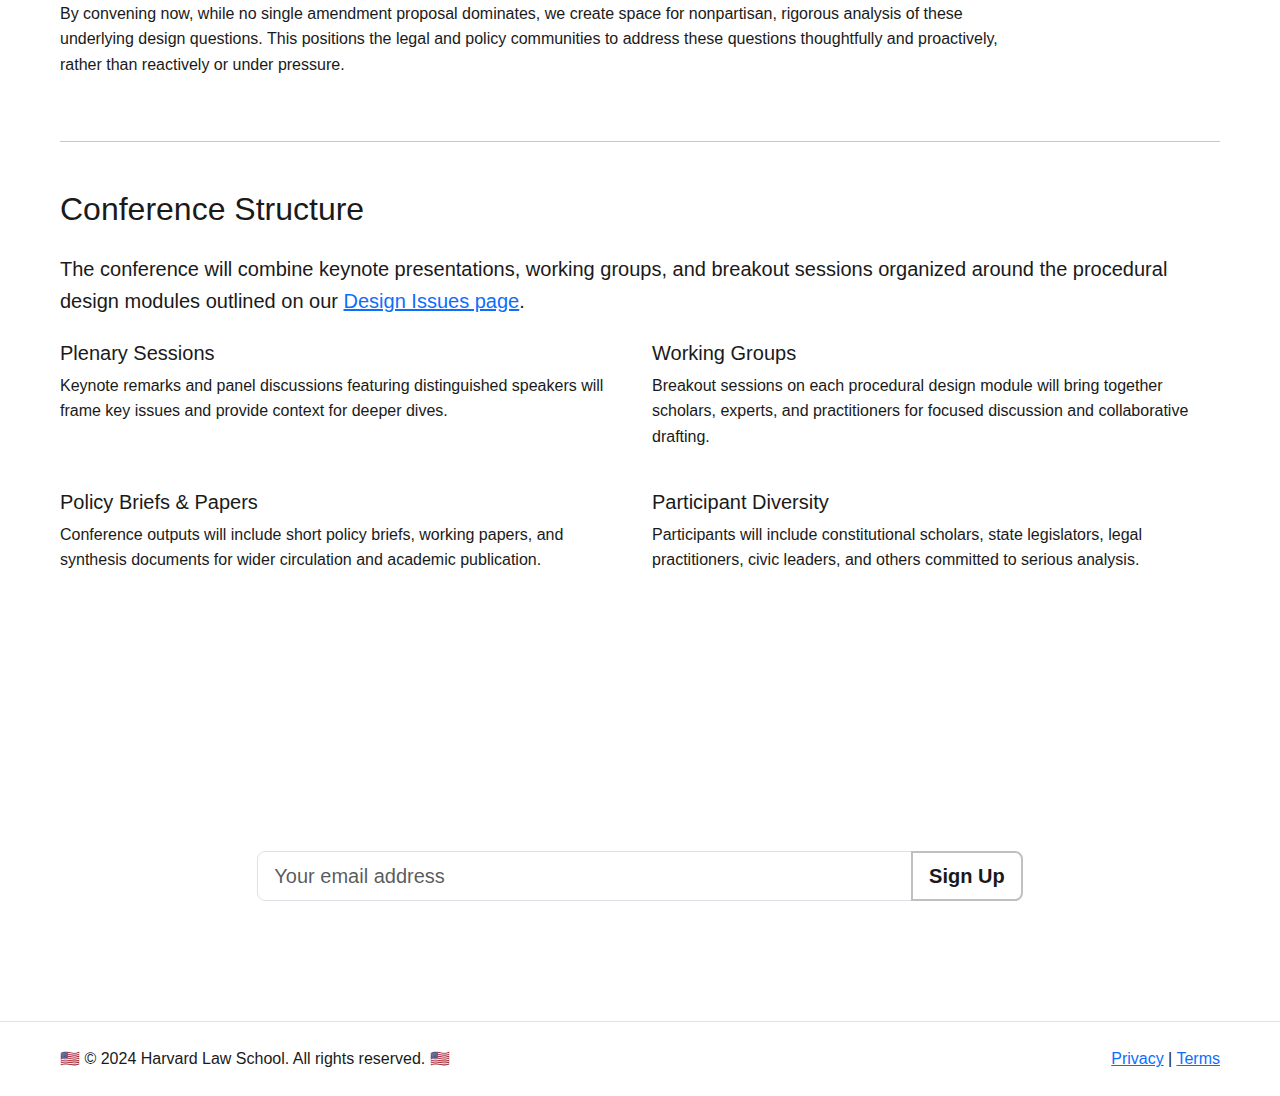
<file: framing.html>
<!DOCTYPE html>
<html lang="en">
<head>
    <meta charset="UTF-8">
    <meta name="viewport" content="width=device-width, initial-scale=1.0">
    <title>Conference Framing - Article V Convention Conference</title>
    <link href="https://cdn.jsdelivr.net/npm/bootstrap@5.3.0/dist/css/bootstrap.min.css" rel="stylesheet">
    <link href="css/style.css" rel="stylesheet">
</head>
<body>
    <!-- Animated Stars Background -->
    <div id="stars-container" class="stars-background"></div>

    <!-- Navigation -->
    <nav class="navbar navbar-expand-lg navbar-dark sticky-top nav-glassmorphism">
        <div class="container">
            <a class="navbar-brand glow-text" href="index.html">
                <span class="usa-eagle">🦅</span> <span class="hls-logo">Harvard Law School</span>
            </a>
            <button class="navbar-toggler" type="button" data-bs-toggle="collapse" data-bs-target="#navbarNav">
                <span class="navbar-toggler-icon"></span>
            </button>
            <div class="collapse navbar-collapse" id="navbarNav">
                <ul class="navbar-nav ms-auto">
                    <li class="nav-item"><a class="nav-link nav-glow" href="index.html">Home</a></li>
                    <li class="nav-item"><a class="nav-link nav-glow active" href="framing.html">About</a></li>
                    <li class="nav-item"><a class="nav-link nav-glow" href="primer.html">Article V Primer</a></li>
                    <li class="nav-item"><a class="nav-link nav-glow" href="issues.html">Design Issues</a></li>
                    <li class="nav-item"><a class="nav-link nav-glow" href="index.html#stay-informed">Updates</a></li>
                </ul>
            </div>
        </div>
    </nav>

    <!-- Page Header -->
    <div class="page-header">
        <div class="container">
            <h1>Conference Framing</h1>
            <p class="lead">Understanding the purpose and scope of our inquiry</p>
        </div>
    </div>

    <!-- Main Content -->
    <main class="py-5">
        <div class="container">
            <!-- Purpose Section -->
            <section class="mb-5">
                <h2 class="mb-4">Purpose</h2>
                <div class="row">
                    <div class="col-lg-10">
                        <p class="lead">
                            Article V of the U.S. Constitution provides a path for citizens and states to propose constitutional amendments
                            without waiting for Congress. As this mechanism has drawn increased scholarly and practical attention,
                            fundamental questions about how such a convention should be designed remain largely unexamined.
                        </p>

                        <p>
                            This conference brings together leading legal scholars, constitutional experts, state officials, and others
                            to rigorously examine the procedural and design questions that would need to be resolved before or during
                            an Article V convention. Our goal is not to advocate for or against particular constitutional changes, but to
                            create a shared knowledge base about how a convention process could work fairly, transparently, and effectively.
                        </p>

                        <p>
                            By addressing these questions now—before crises or imminent constitutional moments force hasty decisions—
                            we aim to contribute to constitutional health and democratic legitimacy.
                        </p>
                    </div>
                </div>
            </section>

            <hr class="my-5">

            <!-- Core Questions Section -->
            <section class="mb-5">
                <h2 class="mb-4">Core Questions</h2>
                <p class="lead mb-5">
                    This conference is organized around three overlapping themes, each raising critical design questions:
                </p>

                <div class="row g-4">
                    <!-- Theme 1 -->
                    <div class="col-lg-4">
                        <div class="module-card p-4 h-100">
                            <h4 class="module-title">Convention Mechanics</h4>
                            <ul class="list-unstyled">
                                <li class="mb-2">How are delegates to a convention selected or apportioned?</li>
                                <li class="mb-2">What triggers a convention, and how many states must call for one?</li>
                                <li class="mb-2">How is voting structured—by state delegation, per capita, or some other method?</li>
                                <li class="mb-2">What role does Congress, if any, play in organizing or facilitating the process?</li>
                                <li class="mb-2">How are credentials disputes resolved?</li>
                            </ul>
                        </div>
                    </div>

                    <!-- Theme 2 -->
                    <div class="col-lg-4">
                        <div class="module-card p-4 h-100">
                            <h4 class="module-title">Scope and Limits</h4>
                            <ul class="list-unstyled">
                                <li class="mb-2">Can a convention be constrained to particular amendment topics?</li>
                                <li class="mb-2">What constitutes a "runaway" convention, and how is it prevented?</li>
                                <li class="mb-2">Who decides what amendments are within or beyond scope?</li>
                                <li class="mb-2">What are the legal, political, and institutional mechanisms available?</li>
                                <li class="mb-2">How do state calls and state ratification interact with convention authority?</li>
                            </ul>
                        </div>
                    </div>

                    <!-- Theme 3 -->
                    <div class="col-lg-4">
                        <div class="module-card p-4 h-100">
                            <h4 class="module-title">Legitimacy and Governance</h4>
                            <ul class="list-unstyled">
                                <li class="mb-2">What transparency and disclosure rules should apply?</li>
                                <li class="mb-2">How can ethics rules and conflict-of-interest policies be implemented?</li>
                                <li class="mb-2">What rules of procedure and decorum should govern deliberation?</li>
                                <li class="mb-2">How is public engagement and input structured?</li>
                                <li class="mb-2">What role should media, observers, and civil society play?</li>
                            </ul>
                        </div>
                    </div>
                </div>
            </section>

            <hr class="my-5">

            <!-- Why Now Section -->
            <section class="mb-5">
                <h2 class="mb-4">Why Now?</h2>
                <div class="row">
                    <div class="col-lg-10">
                        <p>
                            Recent years have seen renewed interest in Article V as a potential vehicle for constitutional reform,
                            with applications from state legislatures for various topics—campaign finance reform, balanced budget amendments,
                            congressional term limits, and other issues. Simultaneously, scholarship on Article V mechanisms has expanded.
                        </p>

                        <p>
                            Yet despite this activity, there remains a striking gap: we lack a comprehensive, serious exploration of how
                            a convention would actually work. Legal questions about delegate selection, voting, scope, and procedure are
                            often assumed or dismissed rather than examined in depth. Political economy questions about feasibility and
                            incentives remain underexplored. Practical questions about logistics, staffing, and institutional design have
                            received little scholarly attention.
                        </p>

                        <p>
                            By convening now, while no single amendment proposal dominates, we create space for nonpartisan, rigorous analysis
                            of these underlying design questions. This positions the legal and policy communities to address these questions
                            thoughtfully and proactively, rather than reactively or under pressure.
                        </p>
                    </div>
                </div>
            </section>

            <hr class="my-5">

            <!-- Conference Structure -->
            <section>
                <h2 class="mb-4">Conference Structure</h2>
                <p class="lead mb-4">
                    The conference will combine keynote presentations, working groups, and breakout sessions organized around
                    the procedural design modules outlined on our <a href="issues.html">Design Issues page</a>.
                </p>

                <div class="row g-4">
                    <div class="col-md-6">
                        <h5>Plenary Sessions</h5>
                        <p>
                            Keynote remarks and panel discussions featuring distinguished speakers will frame key issues and
                            provide context for deeper dives.
                        </p>
                    </div>
                    <div class="col-md-6">
                        <h5>Working Groups</h5>
                        <p>
                            Breakout sessions on each procedural design module will bring together scholars, experts, and practitioners
                            for focused discussion and collaborative drafting.
                        </p>
                    </div>
                    <div class="col-md-6">
                        <h5>Policy Briefs & Papers</h5>
                        <p>
                            Conference outputs will include short policy briefs, working papers, and synthesis documents for wider
                            circulation and academic publication.
                        </p>
                    </div>
                    <div class="col-md-6">
                        <h5>Participant Diversity</h5>
                        <p>
                            Participants will include constitutional scholars, state legislators, legal practitioners, civic leaders,
                            and others committed to serious analysis.
                        </p>
                    </div>
                </div>
            </section>
        </div>
    </main>

    <!-- Stay Informed Section -->
    <section id="stay-informed" class="section-dark py-5 my-5">
        <div class="container">
            <div class="row">
                <div class="col-lg-8 mx-auto">
                    <h2 class="mb-4 text-white">Stay Updated</h2>
                    <p class="lead text-white mb-4">
                        Sign up to receive updates on conference dates, program details, and registration.
                    </p>

                    <form id="email-form" class="mb-4">
                        <div class="input-group input-group-lg">
                            <input type="email" class="form-control" placeholder="Your email address" required>
                            <button class="btn btn-primary" type="submit">Sign Up</button>
                        </div>
                        <div id="form-feedback" class="mt-2"></div>
                    </form>
                </div>
            </div>
        </div>
    </section>

    <!-- Footer -->
    <footer class="footer-pro py-4 border-top border-glow">
        <div class="container">
            <div class="row">
                <div class="col-md-6">
                    <p class="mb-0">🇺🇸 &copy; 2024 Harvard Law School. All rights reserved. 🇺🇸</p>
                </div>
                <div class="col-md-6 text-md-end">
                    <p class="mb-0">
                        <a href="#" class="footer-link-pro">Privacy</a> |
                        <a href="#" class="footer-link-pro">Terms</a>
                    </p>
                </div>
            </div>
        </div>
    </footer>

    <script src="https://cdn.jsdelivr.net/npm/bootstrap@5.3.0/dist/js/bootstrap.bundle.min.js"></script>
    <script src="js/main.js"></script>
</body>
</html>
</file>
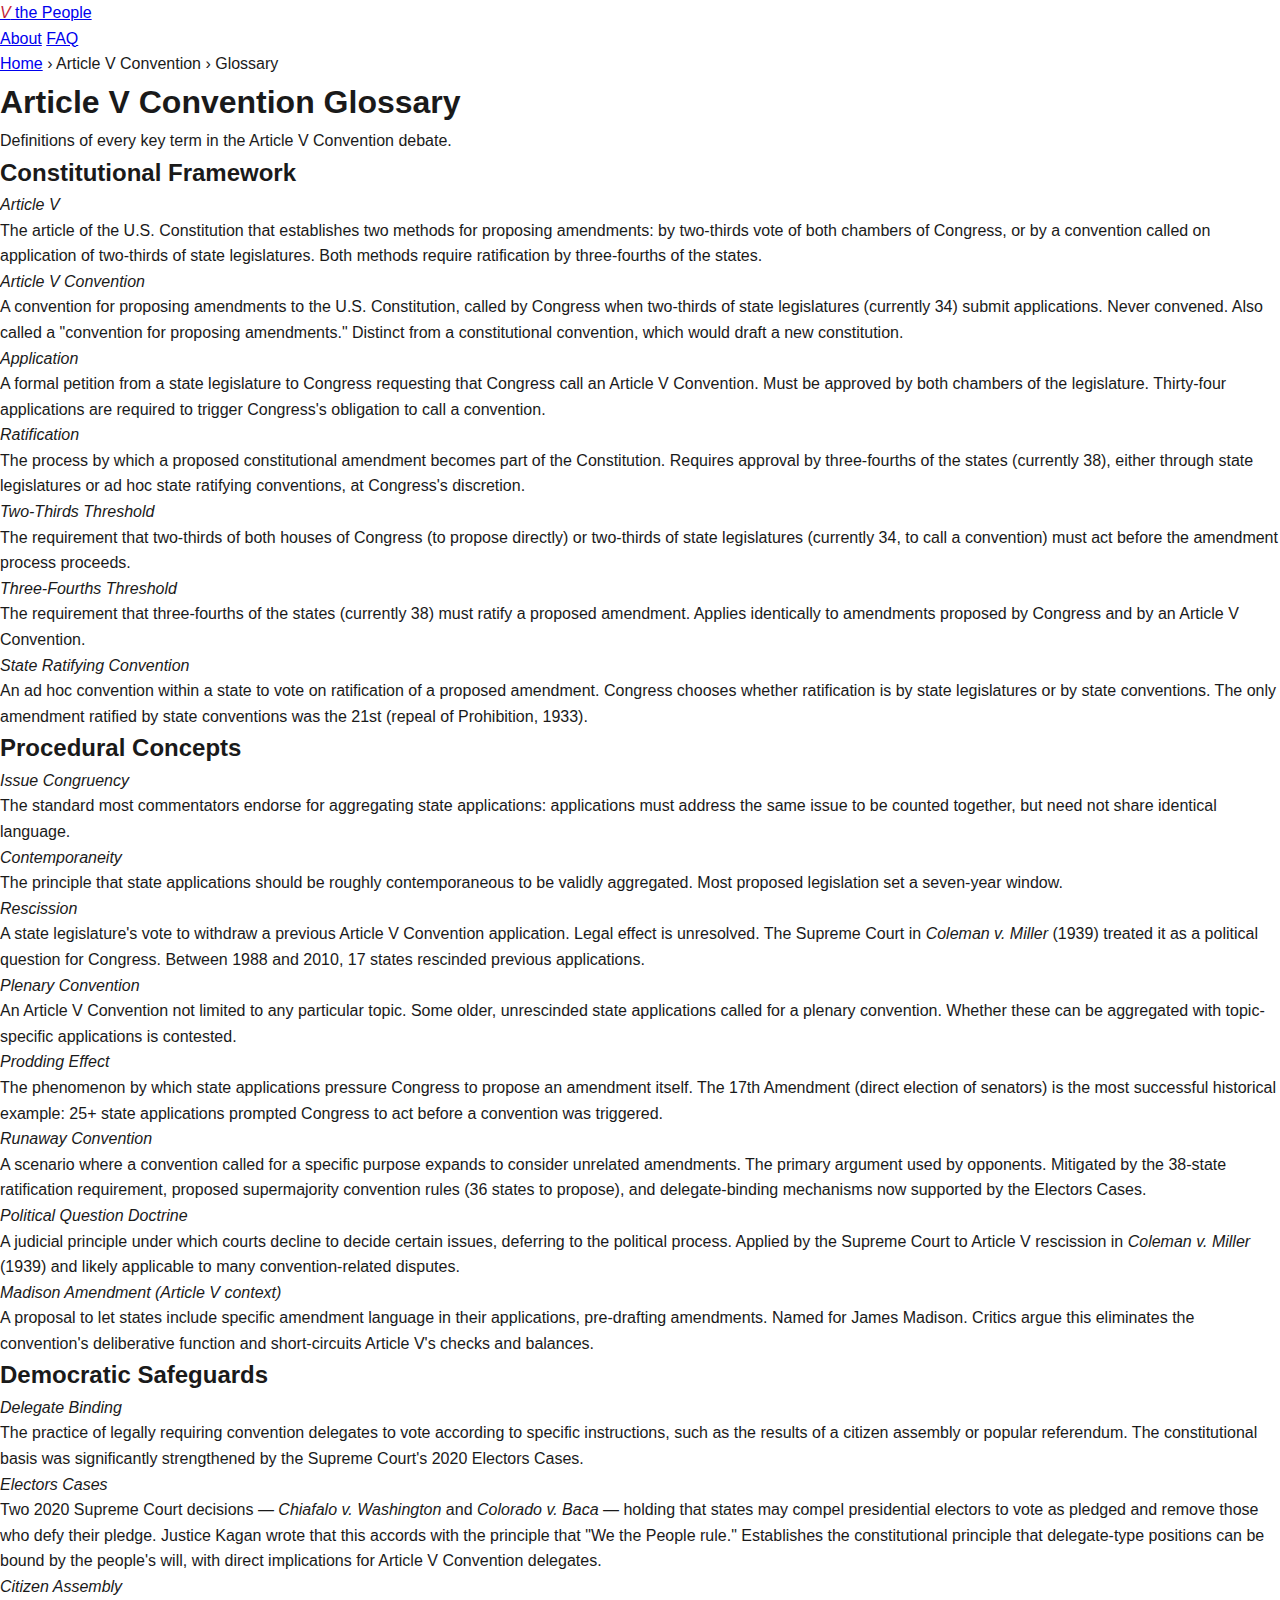
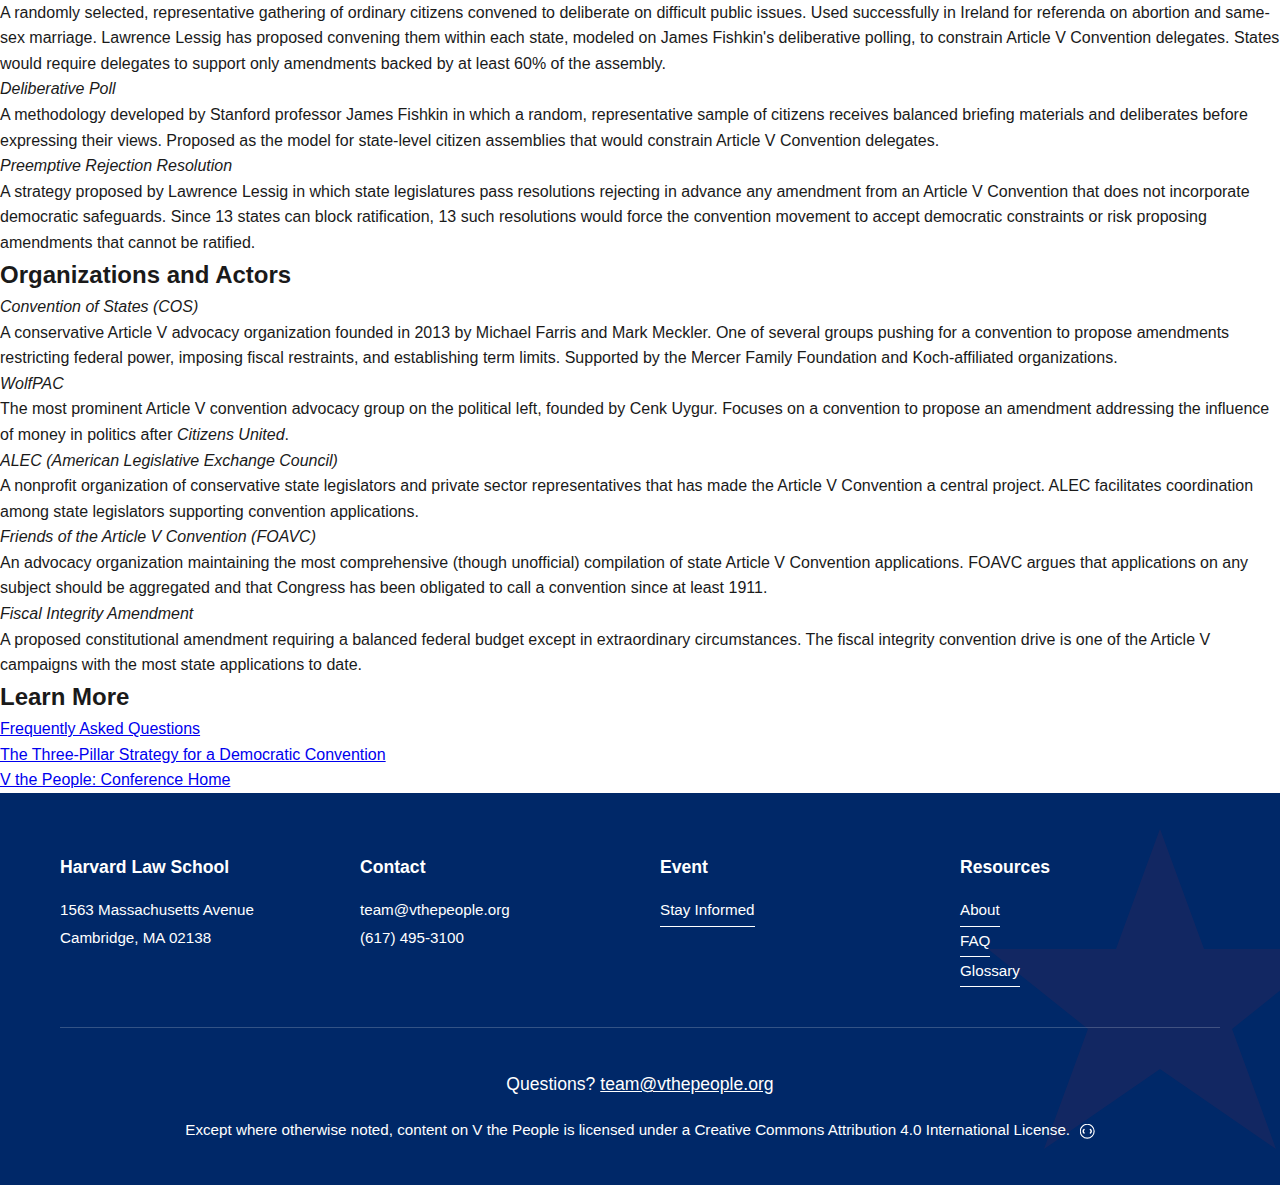
<file: glossary.html>
<!DOCTYPE html>
<html lang="en">
<head>
    <meta charset="UTF-8">
    <meta name="viewport" content="width=device-width, initial-scale=1.0">
    <title>Article V Glossary – V the People</title>
    <meta name="description" content="Definitions of every key term in the Article V Convention debate: application, ratification, runaway convention, delegate binding, citizen assembly, and more.">
    <link rel="canonical" href="https://vthepeople.org/glossary.html">
    <link rel="stylesheet" href="css/style.css">
    <link rel="preconnect" href="https://fonts.googleapis.com">
    <link rel="stylesheet" href="https://fonts.googleapis.com/css2?family=EB+Garamond:ital,wght@0,400;0,500;0,700;1,400;1,500&display=swap">
    <script type="application/ld+json">
    {
      "@context": "https://schema.org",
      "@type": "DefinedTermSet",
      "name": "Article V Convention Glossary",
      "hasDefinedTerm": [
        {"@type":"DefinedTerm","name":"Article V","description":"The article of the U.S. Constitution establishing two methods for proposing amendments: by two-thirds vote of Congress, or by a convention called on application of two-thirds of state legislatures. Both require ratification by three-fourths of the states."},
        {"@type":"DefinedTerm","name":"Article V Convention","description":"A convention for proposing amendments called by Congress when 34 state legislatures apply. Never convened. Distinct from a constitutional convention."},
        {"@type":"DefinedTerm","name":"Application","description":"A formal petition from a state legislature to Congress requesting an Article V Convention. Must be approved by both chambers. 34 required to trigger the convention."},
        {"@type":"DefinedTerm","name":"Ratification","description":"Approval of a proposed amendment by three-fourths of states (currently 38), through state legislatures or ratifying conventions."},
        {"@type":"DefinedTerm","name":"Runaway Convention","description":"A scenario where a convention called for one purpose proposes amendments on unrelated topics. Mitigated by 38-state ratification requirement and delegate-binding mechanisms."},
        {"@type":"DefinedTerm","name":"Prodding Effect","description":"When state applications pressure Congress to propose an amendment itself. The 17th Amendment is the clearest example."},
        {"@type":"DefinedTerm","name":"Delegate Binding","description":"Legally requiring convention delegates to vote according to specific instructions. Constitutional basis strengthened by the 2020 Electors Cases."},
        {"@type":"DefinedTerm","name":"Electors Cases","description":"Chiafalo v. Washington and Colorado v. Baca (2020). Supreme Court held states may bind presidential electors and remove those who defy their pledge. Key precedent for Article V delegate binding."},
        {"@type":"DefinedTerm","name":"Citizen Assembly","description":"A randomly selected, representative gathering of citizens convened to deliberate on public issues. Proposed by Lessig as the mechanism for constraining Article V delegates."},
        {"@type":"DefinedTerm","name":"Deliberative Poll","description":"Methodology by Stanford's James Fishkin: random representative sample receives briefing materials and deliberates before expressing views. Model for proposed state citizen assemblies."},
        {"@type":"DefinedTerm","name":"Preemptive Rejection Resolution","description":"Strategy where state legislatures reject in advance any amendment from a convention lacking democratic safeguards. 13 such resolutions would force democratic constraints on the process."},
        {"@type":"DefinedTerm","name":"Rescission","description":"A state's vote to withdraw a previous Article V application. Legal effect unresolved. Supreme Court treated it as a political question in Coleman v. Miller (1939)."},
        {"@type":"DefinedTerm","name":"Contemporaneity","description":"Principle that state applications should be submitted within a defined time window to be aggregated. Most proposed legislation set seven years."},
        {"@type":"DefinedTerm","name":"Issue Congruency","description":"Standard for aggregating applications: must address the same issue but need not be identically worded."},
        {"@type":"DefinedTerm","name":"Plenary Convention","description":"An Article V Convention not limited to any particular topic, as opposed to one called for a specific amendment."},
        {"@type":"DefinedTerm","name":"Convention of States (COS)","description":"Conservative Article V advocacy organization founded 2013 by Farris and Meckler. One of several groups pushing for a convention to restrict federal power and impose term limits."},
        {"@type":"DefinedTerm","name":"WolfPAC","description":"Most prominent Article V group on the left. Founded by Cenk Uygur. Focused on campaign finance reform after Citizens United."},
        {"@type":"DefinedTerm","name":"ALEC","description":"American Legislative Exchange Council. Conservative organization of state legislators that has made the Article V Convention a central project."},
        {"@type":"DefinedTerm","name":"Political Question Doctrine","description":"Judicial principle under which courts decline to decide certain issues, deferring to the political process. Applied to Article V rescission in Coleman v. Miller."},
        {"@type":"DefinedTerm","name":"Fiscal Integrity Amendment","description":"Proposed amendment requiring a balanced federal budget. One of the Article V campaigns with the most state applications to date."},
        {"@type":"DefinedTerm","name":"FOAVC","description":"Friends of the Article V Convention. Maintains the most comprehensive (unofficial) compilation of state applications. Argues Congress has been obligated to call a convention since 1911."}
      ]
    }
    </script>
    <link rel="alternate" type="application/atom+xml" title="VThePeople" href="https://vthepeople.org/feed.xml">
    <!-- Sitewide Schema -->
    <script type="application/ld+json">
    {"@context":"https://schema.org","@type":"Organization","name":"VThePeople","url":"https://vthepeople.org","description":"Independent, nonpartisan resource on the Article V Convention for proposing constitutional amendments.","foundingDate":"2026","sameAs":[]}
    </script>
    <script type="application/ld+json">
    {"@context":"https://schema.org","@type":"WebSite","name":"VThePeople","url":"https://vthepeople.org","description":"Comprehensive analysis of the Article V Convention process, its constitutional basis, historical precedent, current status, and strategies for ensuring a democratic convention.","publisher":{"@type":"Organization","name":"VThePeople","url":"https://vthepeople.org"}}
    </script>
    <script type="application/ld+json">
    {"@context":"https://schema.org","@type":"Person","name":"Publius","url":"https://www.vthepeople.org/about","jobTitle":"Staff Writer","worksFor":{"@type":"Organization","name":"VThePeople","url":"https://vthepeople.org"},"description":"Staff writer at VThePeople covering constitutional amendment processes, Article V Convention law and strategy, and democratic reform."}
    </script>
</head>
<body>

    <!-- Site Navbar -->
    <nav class="site-nav">
        <a href="index.html" class="site-nav-logo"><span class="v-italic">V</span> the People</a>
        <div class="site-nav-links">
            <a href="about.html">About</a>
            <a href="faq.html">FAQ</a>
        </div>
    </nav>

    <!-- Glossary -->
    <main class="article-page">
        <div class="article-container">

            <nav class="article-breadcrumb">
                <a href="index.html">Home</a>
                <span>›</span>
                Article V Convention
                <span>›</span>
                Glossary
            </nav>

            <header class="article-header">
                <h1>Article V Convention Glossary</h1>
                <p class="article-deck">Definitions of every key term in the Article V Convention debate.</p>
            </header>

            <div class="glossary-body">

                <section>
                    <h2>Constitutional Framework</h2>
                    <dl>
                        <dt id="article-v"><dfn>Article V</dfn></dt>
                        <dd>The article of the U.S. Constitution that establishes two methods for proposing amendments: by two-thirds vote of both chambers of Congress, or by a convention called on application of two-thirds of state legislatures. Both methods require ratification by three-fourths of the states.</dd>

                        <dt id="article-v-convention"><dfn>Article V Convention</dfn></dt>
                        <dd>A convention for proposing amendments to the U.S. Constitution, called by Congress when two-thirds of state legislatures (currently 34) submit applications. Never convened. Also called a "convention for proposing amendments." Distinct from a constitutional convention, which would draft a new constitution.</dd>

                        <dt id="application"><dfn>Application</dfn></dt>
                        <dd>A formal petition from a state legislature to Congress requesting that Congress call an Article V Convention. Must be approved by both chambers of the legislature. Thirty-four applications are required to trigger Congress's obligation to call a convention.</dd>

                        <dt id="ratification"><dfn>Ratification</dfn></dt>
                        <dd>The process by which a proposed constitutional amendment becomes part of the Constitution. Requires approval by three-fourths of the states (currently 38), either through state legislatures or ad hoc state ratifying conventions, at Congress's discretion.</dd>

                        <dt id="two-thirds"><dfn>Two-Thirds Threshold</dfn></dt>
                        <dd>The requirement that two-thirds of both houses of Congress (to propose directly) or two-thirds of state legislatures (currently 34, to call a convention) must act before the amendment process proceeds.</dd>

                        <dt id="three-fourths"><dfn>Three-Fourths Threshold</dfn></dt>
                        <dd>The requirement that three-fourths of the states (currently 38) must ratify a proposed amendment. Applies identically to amendments proposed by Congress and by an Article V Convention.</dd>

                        <dt id="ratifying-convention"><dfn>State Ratifying Convention</dfn></dt>
                        <dd>An ad hoc convention within a state to vote on ratification of a proposed amendment. Congress chooses whether ratification is by state legislatures or by state conventions. The only amendment ratified by state conventions was the 21st (repeal of Prohibition, 1933).</dd>
                    </dl>
                </section>

                <section>
                    <h2>Procedural Concepts</h2>
                    <dl>
                        <dt id="issue-congruency"><dfn>Issue Congruency</dfn></dt>
                        <dd>The standard most commentators endorse for aggregating state applications: applications must address the same issue to be counted together, but need not share identical language.</dd>

                        <dt id="contemporaneity"><dfn>Contemporaneity</dfn></dt>
                        <dd>The principle that state applications should be roughly contemporaneous to be validly aggregated. Most proposed legislation set a seven-year window.</dd>

                        <dt id="rescission"><dfn>Rescission</dfn></dt>
                        <dd>A state legislature's vote to withdraw a previous Article V Convention application. Legal effect is unresolved. The Supreme Court in <cite>Coleman v. Miller</cite> (1939) treated it as a political question for Congress. Between 1988 and 2010, 17 states rescinded previous applications.</dd>

                        <dt id="plenary-convention"><dfn>Plenary Convention</dfn></dt>
                        <dd>An Article V Convention not limited to any particular topic. Some older, unrescinded state applications called for a plenary convention. Whether these can be aggregated with topic-specific applications is contested.</dd>

                        <dt id="prodding-effect"><dfn>Prodding Effect</dfn></dt>
                        <dd>The phenomenon by which state applications pressure Congress to propose an amendment itself. The 17th Amendment (direct election of senators) is the most successful historical example: 25+ state applications prompted Congress to act before a convention was triggered.</dd>

                        <dt id="runaway-convention"><dfn>Runaway Convention</dfn></dt>
                        <dd>A scenario where a convention called for a specific purpose expands to consider unrelated amendments. The primary argument used by opponents. Mitigated by the 38-state ratification requirement, proposed supermajority convention rules (36 states to propose), and delegate-binding mechanisms now supported by the Electors Cases.</dd>

                        <dt id="political-question"><dfn>Political Question Doctrine</dfn></dt>
                        <dd>A judicial principle under which courts decline to decide certain issues, deferring to the political process. Applied by the Supreme Court to Article V rescission in <cite>Coleman v. Miller</cite> (1939) and likely applicable to many convention-related disputes.</dd>

                        <dt id="madison-amendment"><dfn>Madison Amendment (Article V context)</dfn></dt>
                        <dd>A proposal to let states include specific amendment language in their applications, pre-drafting amendments. Named for James Madison. Critics argue this eliminates the convention's deliberative function and short-circuits Article V's checks and balances.</dd>
                    </dl>
                </section>

                <section>
                    <h2>Democratic Safeguards</h2>
                    <dl>
                        <dt id="delegate-binding"><dfn>Delegate Binding</dfn></dt>
                        <dd>The practice of legally requiring convention delegates to vote according to specific instructions, such as the results of a citizen assembly or popular referendum. The constitutional basis was significantly strengthened by the Supreme Court's 2020 Electors Cases.</dd>

                        <dt id="electors-cases"><dfn>Electors Cases</dfn></dt>
                        <dd>Two 2020 Supreme Court decisions — <cite>Chiafalo v. Washington</cite> and <cite>Colorado v. Baca</cite> — holding that states may compel presidential electors to vote as pledged and remove those who defy their pledge. Justice Kagan wrote that this accords with the principle that "We the People rule." Establishes the constitutional principle that delegate-type positions can be bound by the people's will, with direct implications for Article V Convention delegates.</dd>

                        <dt id="citizen-assembly"><dfn>Citizen Assembly</dfn></dt>
                        <dd>A randomly selected, representative gathering of ordinary citizens convened to deliberate on difficult public issues. Used successfully in Ireland for referenda on abortion and same-sex marriage. Lawrence Lessig has proposed convening them within each state, modeled on James Fishkin's deliberative polling, to constrain Article V Convention delegates. States would require delegates to support only amendments backed by at least 60% of the assembly.</dd>

                        <dt id="deliberative-poll"><dfn>Deliberative Poll</dfn></dt>
                        <dd>A methodology developed by Stanford professor James Fishkin in which a random, representative sample of citizens receives balanced briefing materials and deliberates before expressing their views. Proposed as the model for state-level citizen assemblies that would constrain Article V Convention delegates.</dd>

                        <dt id="preemptive-rejection"><dfn>Preemptive Rejection Resolution</dfn></dt>
                        <dd>A strategy proposed by Lawrence Lessig in which state legislatures pass resolutions rejecting in advance any amendment from an Article V Convention that does not incorporate democratic safeguards. Since 13 states can block ratification, 13 such resolutions would force the convention movement to accept democratic constraints or risk proposing amendments that cannot be ratified.</dd>
                    </dl>
                </section>

                <section>
                    <h2>Organizations and Actors</h2>
                    <dl>
                        <dt id="cos"><dfn>Convention of States (COS)</dfn></dt>
                        <dd>A conservative Article V advocacy organization founded in 2013 by Michael Farris and Mark Meckler. One of several groups pushing for a convention to propose amendments restricting federal power, imposing fiscal restraints, and establishing term limits. Supported by the Mercer Family Foundation and Koch-affiliated organizations.</dd>

                        <dt id="wolfpac"><dfn>WolfPAC</dfn></dt>
                        <dd>The most prominent Article V convention advocacy group on the political left, founded by Cenk Uygur. Focuses on a convention to propose an amendment addressing the influence of money in politics after <cite>Citizens United</cite>.</dd>

                        <dt id="alec"><dfn>ALEC (American Legislative Exchange Council)</dfn></dt>
                        <dd>A nonprofit organization of conservative state legislators and private sector representatives that has made the Article V Convention a central project. ALEC facilitates coordination among state legislators supporting convention applications.</dd>

                        <dt id="foavc"><dfn>Friends of the Article V Convention (FOAVC)</dfn></dt>
                        <dd>An advocacy organization maintaining the most comprehensive (though unofficial) compilation of state Article V Convention applications. FOAVC argues that applications on any subject should be aggregated and that Congress has been obligated to call a convention since at least 1911.</dd>

                        <dt id="fiscal-integrity"><dfn>Fiscal Integrity Amendment</dfn></dt>
                        <dd>A proposed constitutional amendment requiring a balanced federal budget except in extraordinary circumstances. The fiscal integrity convention drive is one of the Article V campaigns with the most state applications to date.</dd>
                    </dl>
                </section>

                <nav class="glossary-learn-more">
                    <h2>Learn More</h2>
                    <ul>
                        <li><a href="faq.html">Frequently Asked Questions</a></li>
                        <li><a href="about.html">The Three-Pillar Strategy for a Democratic Convention</a></li>
                        <li><a href="index.html">V the People: Conference Home</a></li>
                    </ul>
                </nav>

            </div>
        </div>
    </main>

    <!-- Footer -->
    <footer class="footer">
        <div class="footer-star">
            <svg viewBox="0 0 100 100" xmlns="http://www.w3.org/2000/svg">
                <polygon points="50,10 61,40 93,40 68,60 79,90 50,70 21,90 32,60 7,40 39,40" fill="var(--old-glory-red)"/>
            </svg>
        </div>
        <div class="container">
            <div class="footer-content">
                <div class="footer-section">
                    <h3>Harvard Law School</h3>
                    <p>1563 Massachusetts Avenue<br>Cambridge, MA 02138</p>
                </div>
                <div class="footer-section">
                    <h3>Contact</h3>
                    <p><a href="mailto:team@vthepeople.org">team@vthepeople.org</a><br>(617) 495-3100</p>
                </div>
                <div class="footer-section">
                    <h3>Event</h3>
                    <p><a href="index.html#listserv-section" class="footer-link">Stay Informed</a></p>
                </div>
                <div class="footer-section">
                    <h3>Resources</h3>
                    <p>
                        <a href="about.html" class="footer-link">About</a><br>
                        <a href="faq.html" class="footer-link">FAQ</a><br>
                        <a href="glossary.html" class="footer-link">Glossary</a>
                    </p>
                </div>
            </div>
            <div class="footer-bottom">
                <p class="contact-info">Questions? <a href="mailto:team@vthepeople.org" class="contact-email">team@vthepeople.org</a></p>
                <p class="license">Except where otherwise noted, content on V the People is licensed under a Creative Commons Attribution 4.0 International License. <svg class="cc-icon" viewBox="0 0 100 100" xmlns="http://www.w3.org/2000/svg"><circle cx="50" cy="50" r="48" fill="none" stroke="currentColor" stroke-width="8"/><path d="M 28 38 Q 22 44 22 50 Q 22 56 28 62" fill="none" stroke="currentColor" stroke-width="10" stroke-linecap="round"/><path d="M 72 38 Q 78 44 78 50 Q 78 56 72 62" fill="none" stroke="currentColor" stroke-width="10" stroke-linecap="round"/></svg></p>
            </div>
        </div>
    </footer>

</body>
</html>
</file>
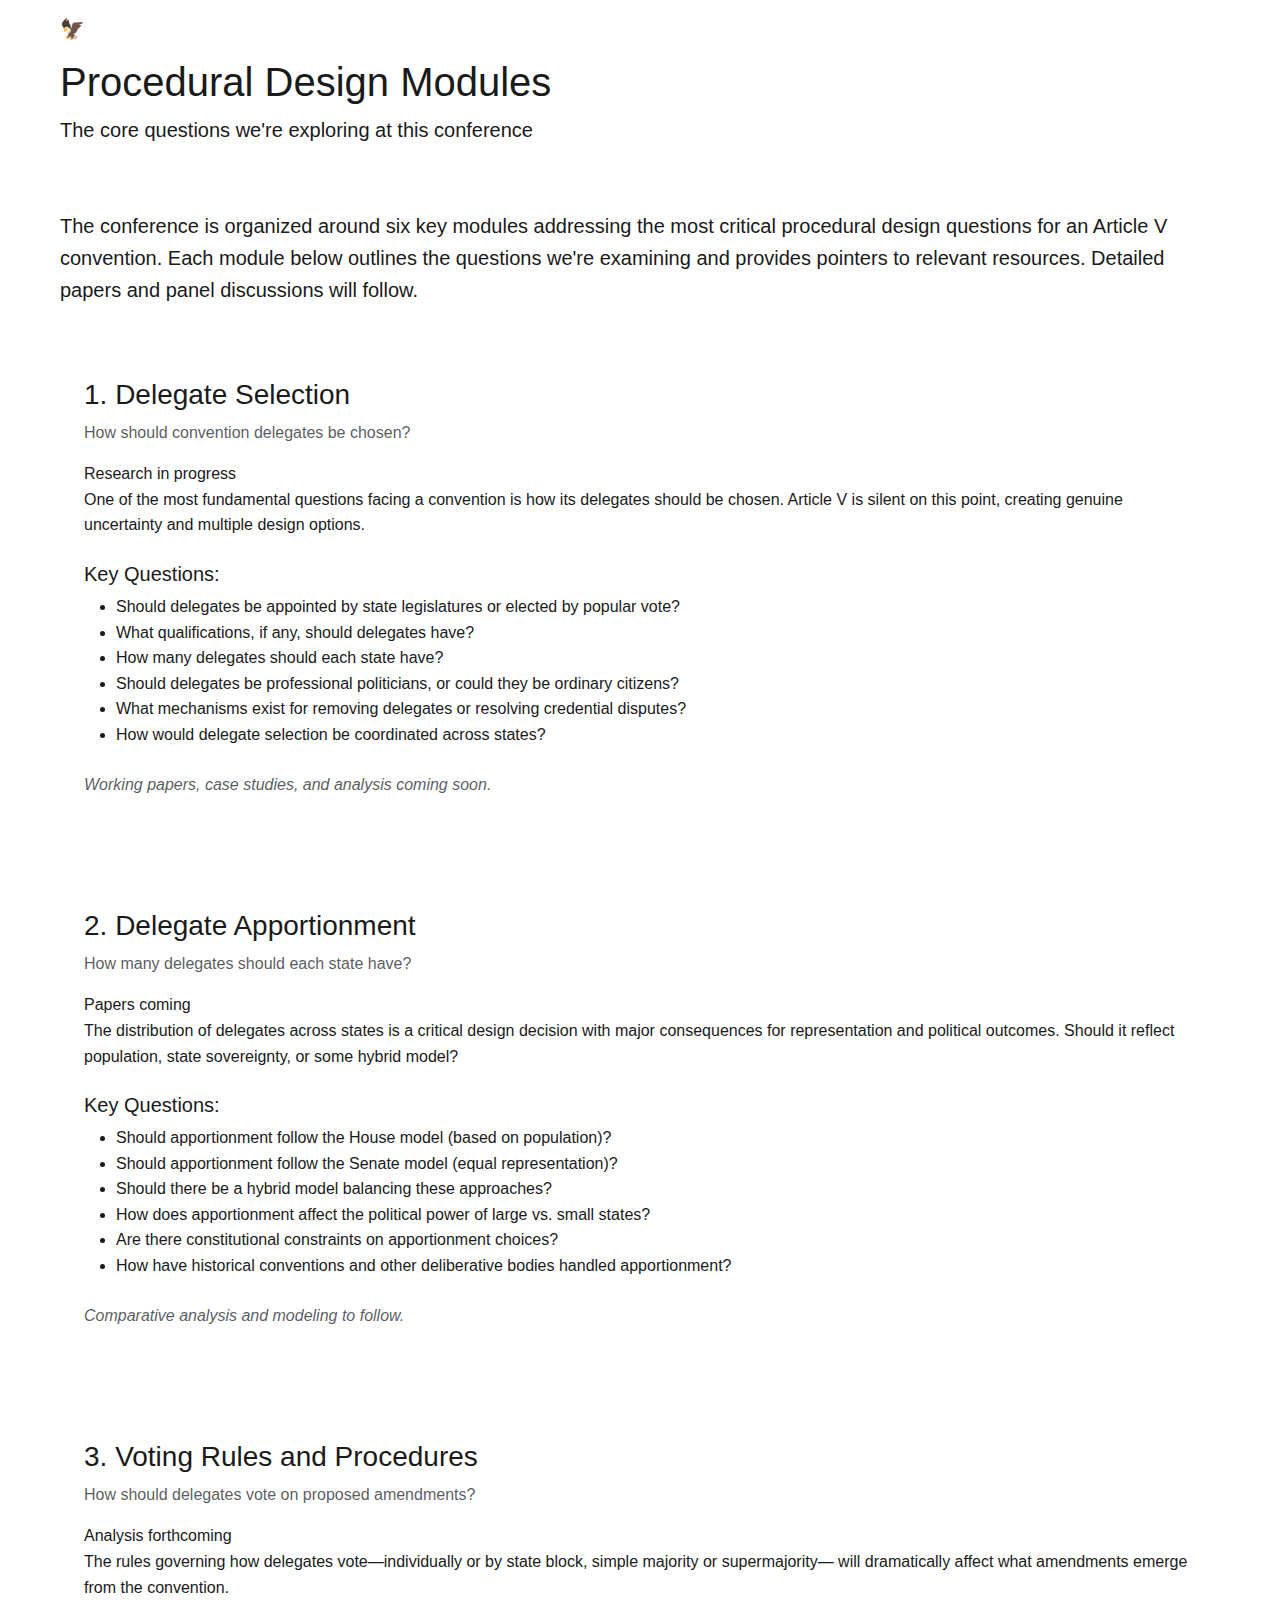
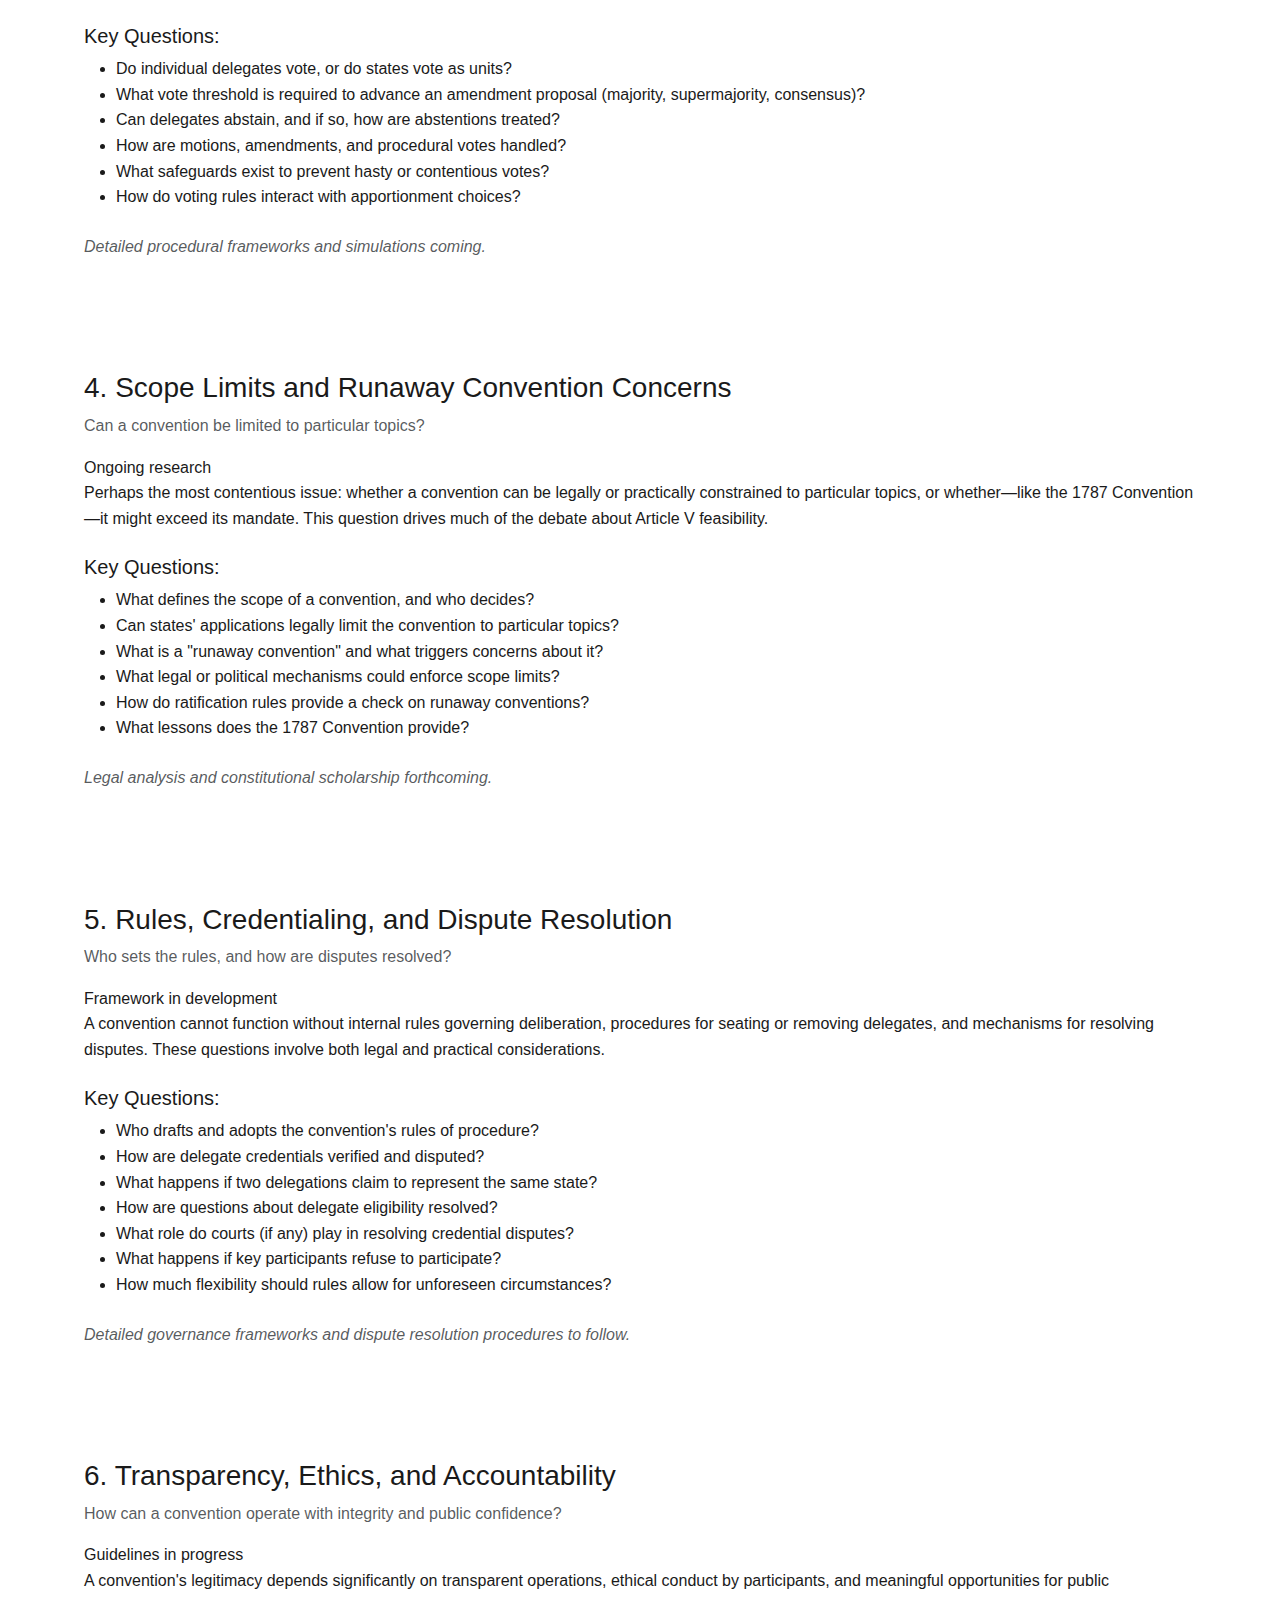
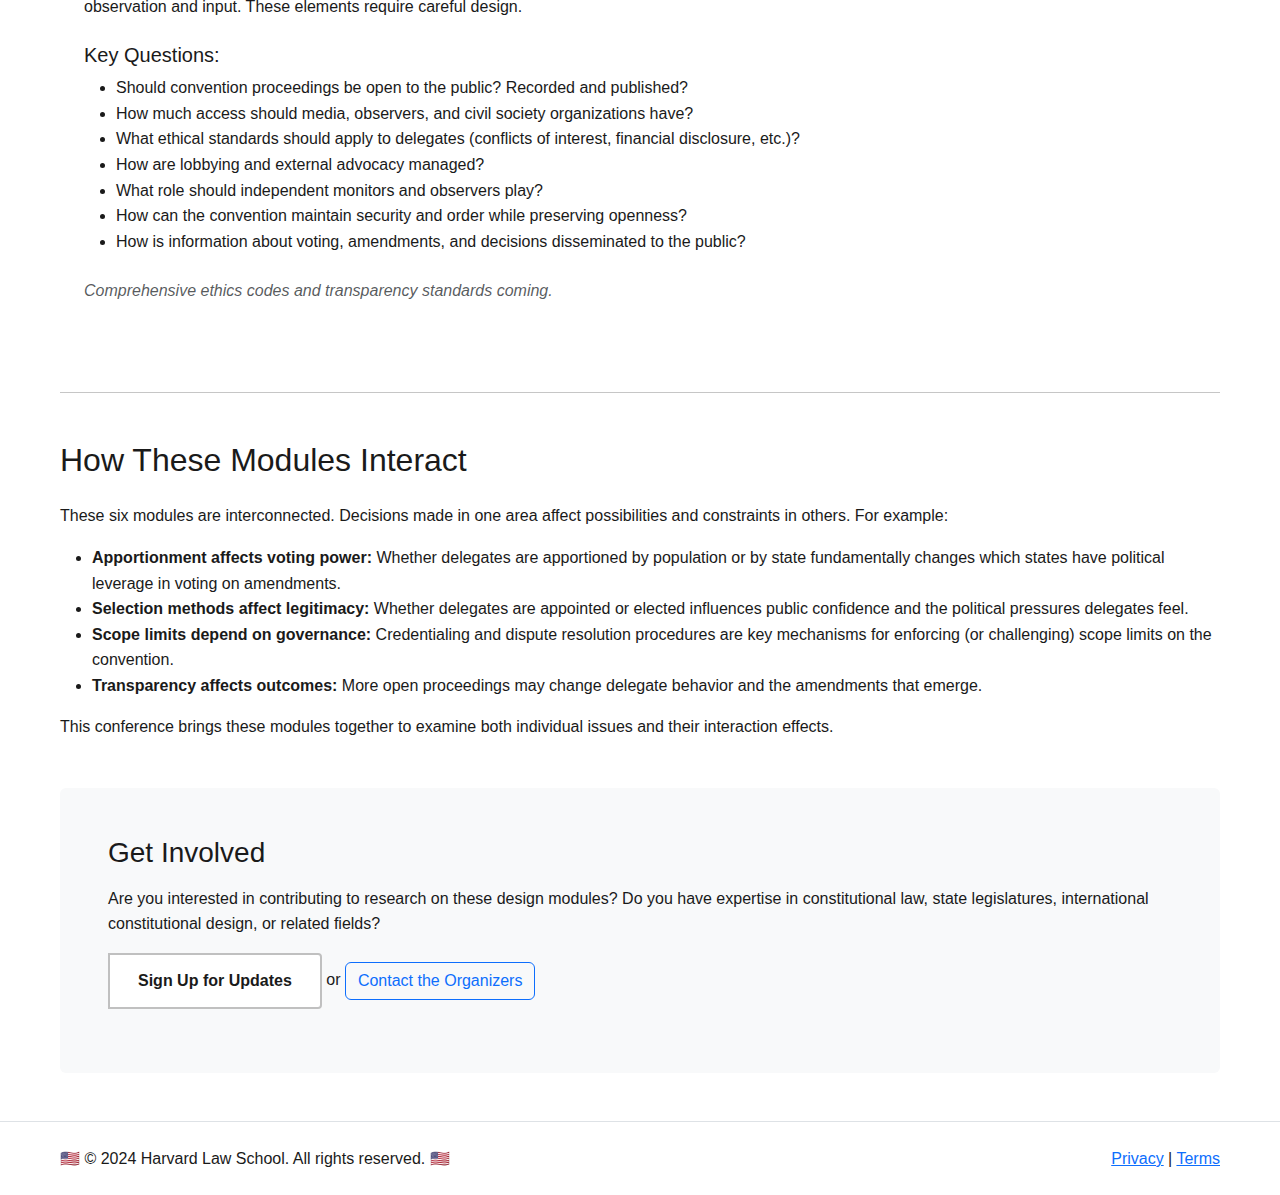
<file: issues.html>
<!DOCTYPE html>
<html lang="en">
<head>
    <meta charset="UTF-8">
    <meta name="viewport" content="width=device-width, initial-scale=1.0">
    <title>Design Issues - Article V Convention Conference</title>
    <link href="https://cdn.jsdelivr.net/npm/bootstrap@5.3.0/dist/css/bootstrap.min.css" rel="stylesheet">
    <link href="css/style.css" rel="stylesheet">
</head>
<body>
    <!-- Animated Stars Background -->
    <div id="stars-container" class="stars-background"></div>

    <!-- Navigation -->
    <nav class="navbar navbar-expand-lg navbar-dark sticky-top nav-glassmorphism">
        <div class="container">
            <a class="navbar-brand glow-text" href="index.html">
                <span class="usa-eagle">🦅</span> <span class="hls-logo">Harvard Law School</span>
            </a>
            <button class="navbar-toggler" type="button" data-bs-toggle="collapse" data-bs-target="#navbarNav">
                <span class="navbar-toggler-icon"></span>
            </button>
            <div class="collapse navbar-collapse" id="navbarNav">
                <ul class="navbar-nav ms-auto">
                    <li class="nav-item"><a class="nav-link nav-glow" href="index.html">Home</a></li>
                    <li class="nav-item"><a class="nav-link nav-glow" href="framing.html">About</a></li>
                    <li class="nav-item"><a class="nav-link nav-glow" href="primer.html">Article V Primer</a></li>
                    <li class="nav-item"><a class="nav-link nav-glow active" href="issues.html">Design Issues</a></li>
                    <li class="nav-item"><a class="nav-link nav-glow" href="index.html#stay-informed">Updates</a></li>
                </ul>
            </div>
        </div>
    </nav>

    <!-- Page Header -->
    <div class="page-header">
        <div class="container">
            <h1>Procedural Design Modules</h1>
            <p class="lead">The core questions we're exploring at this conference</p>
        </div>
    </div>

    <!-- Main Content -->
    <main class="py-5">
        <div class="container">
            <p class="lead mb-5">
                The conference is organized around six key modules addressing the most critical procedural design questions
                for an Article V convention. Each module below outlines the questions we're examining and provides pointers to
                relevant resources. Detailed papers and panel discussions will follow.
            </p>

            <!-- Module 1: Delegate Selection -->
            <section class="mb-5">
                <div class="module-card p-4">
                    <div class="module-header">
                        <div>
                            <h3 class="module-title">1. Delegate Selection</h3>
                            <p class="text-muted mb-3">How should convention delegates be chosen?</p>
                        </div>
                        <span class="coming-soon-badge">Research in progress</span>
                    </div>

                    <p>
                        One of the most fundamental questions facing a convention is how its delegates should be chosen.
                        Article V is silent on this point, creating genuine uncertainty and multiple design options.
                    </p>

                    <h5 class="mt-4 mb-2">Key Questions:</h5>
                    <ul>
                        <li>Should delegates be appointed by state legislatures or elected by popular vote?</li>
                        <li>What qualifications, if any, should delegates have?</li>
                        <li>How many delegates should each state have?</li>
                        <li>Should delegates be professional politicians, or could they be ordinary citizens?</li>
                        <li>What mechanisms exist for removing delegates or resolving credential disputes?</li>
                        <li>How would delegate selection be coordinated across states?</li>
                    </ul>

                    <p class="mt-4 text-muted">
                        <em>Working papers, case studies, and analysis coming soon.</em>
                    </p>
                </div>
            </section>

            <!-- Module 2: Delegate Apportionment -->
            <section class="mb-5">
                <div class="module-card p-4">
                    <div class="module-header">
                        <div>
                            <h3 class="module-title">2. Delegate Apportionment</h3>
                            <p class="text-muted mb-3">How many delegates should each state have?</p>
                        </div>
                        <span class="coming-soon-badge">Papers coming</span>
                    </div>

                    <p>
                        The distribution of delegates across states is a critical design decision with major consequences for
                        representation and political outcomes. Should it reflect population, state sovereignty, or some hybrid model?
                    </p>

                    <h5 class="mt-4 mb-2">Key Questions:</h5>
                    <ul>
                        <li>Should apportionment follow the House model (based on population)?</li>
                        <li>Should apportionment follow the Senate model (equal representation)?</li>
                        <li>Should there be a hybrid model balancing these approaches?</li>
                        <li>How does apportionment affect the political power of large vs. small states?</li>
                        <li>Are there constitutional constraints on apportionment choices?</li>
                        <li>How have historical conventions and other deliberative bodies handled apportionment?</li>
                    </ul>

                    <p class="mt-4 text-muted">
                        <em>Comparative analysis and modeling to follow.</em>
                    </p>
                </div>
            </section>

            <!-- Module 3: Voting Rules -->
            <section class="mb-5">
                <div class="module-card p-4">
                    <div class="module-header">
                        <div>
                            <h3 class="module-title">3. Voting Rules and Procedures</h3>
                            <p class="text-muted mb-3">How should delegates vote on proposed amendments?</p>
                        </div>
                        <span class="coming-soon-badge">Analysis forthcoming</span>
                    </div>

                    <p>
                        The rules governing how delegates vote—individually or by state block, simple majority or supermajority—
                        will dramatically affect what amendments emerge from the convention.
                    </p>

                    <h5 class="mt-4 mb-2">Key Questions:</h5>
                    <ul>
                        <li>Do individual delegates vote, or do states vote as units?</li>
                        <li>What vote threshold is required to advance an amendment proposal (majority, supermajority, consensus)?</li>
                        <li>Can delegates abstain, and if so, how are abstentions treated?</li>
                        <li>How are motions, amendments, and procedural votes handled?</li>
                        <li>What safeguards exist to prevent hasty or contentious votes?</li>
                        <li>How do voting rules interact with apportionment choices?</li>
                    </ul>

                    <p class="mt-4 text-muted">
                        <em>Detailed procedural frameworks and simulations coming.</em>
                    </p>
                </div>
            </section>

            <!-- Module 4: Scope Limits and Runaway Convention -->
            <section class="mb-5">
                <div class="module-card p-4">
                    <div class="module-header">
                        <div>
                            <h3 class="module-title">4. Scope Limits and Runaway Convention Concerns</h3>
                            <p class="text-muted mb-3">Can a convention be limited to particular topics?</p>
                        </div>
                        <span class="coming-soon-badge">Ongoing research</span>
                    </div>

                    <p>
                        Perhaps the most contentious issue: whether a convention can be legally or practically constrained to
                        particular topics, or whether—like the 1787 Convention—it might exceed its mandate. This question drives
                        much of the debate about Article V feasibility.
                    </p>

                    <h5 class="mt-4 mb-2">Key Questions:</h5>
                    <ul>
                        <li>What defines the scope of a convention, and who decides?</li>
                        <li>Can states' applications legally limit the convention to particular topics?</li>
                        <li>What is a "runaway convention" and what triggers concerns about it?</li>
                        <li>What legal or political mechanisms could enforce scope limits?</li>
                        <li>How do ratification rules provide a check on runaway conventions?</li>
                        <li>What lessons does the 1787 Convention provide?</li>
                    </ul>

                    <p class="mt-4 text-muted">
                        <em>Legal analysis and constitutional scholarship forthcoming.</em>
                    </p>
                </div>
            </section>

            <!-- Module 5: Rules, Credentialing, and Dispute Resolution -->
            <section class="mb-5">
                <div class="module-card p-4">
                    <div class="module-header">
                        <div>
                            <h3 class="module-title">5. Rules, Credentialing, and Dispute Resolution</h3>
                            <p class="text-muted mb-3">Who sets the rules, and how are disputes resolved?</p>
                        </div>
                        <span class="coming-soon-badge">Framework in development</span>
                    </div>

                    <p>
                        A convention cannot function without internal rules governing deliberation, procedures for seating or
                        removing delegates, and mechanisms for resolving disputes. These questions involve both legal and practical considerations.
                    </p>

                    <h5 class="mt-4 mb-2">Key Questions:</h5>
                    <ul>
                        <li>Who drafts and adopts the convention's rules of procedure?</li>
                        <li>How are delegate credentials verified and disputed?</li>
                        <li>What happens if two delegations claim to represent the same state?</li>
                        <li>How are questions about delegate eligibility resolved?</li>
                        <li>What role do courts (if any) play in resolving credential disputes?</li>
                        <li>What happens if key participants refuse to participate?</li>
                        <li>How much flexibility should rules allow for unforeseen circumstances?</li>
                    </ul>

                    <p class="mt-4 text-muted">
                        <em>Detailed governance frameworks and dispute resolution procedures to follow.</em>
                    </p>
                </div>
            </section>

            <!-- Module 6: Transparency and Ethics -->
            <section class="mb-5">
                <div class="module-card p-4">
                    <div class="module-header">
                        <div>
                            <h3 class="module-title">6. Transparency, Ethics, and Accountability</h3>
                            <p class="text-muted mb-3">How can a convention operate with integrity and public confidence?</p>
                        </div>
                        <span class="coming-soon-badge">Guidelines in progress</span>
                    </div>

                    <p>
                        A convention's legitimacy depends significantly on transparent operations, ethical conduct by participants,
                        and meaningful opportunities for public observation and input. These elements require careful design.
                    </p>

                    <h5 class="mt-4 mb-2">Key Questions:</h5>
                    <ul>
                        <li>Should convention proceedings be open to the public? Recorded and published?</li>
                        <li>How much access should media, observers, and civil society organizations have?</li>
                        <li>What ethical standards should apply to delegates (conflicts of interest, financial disclosure, etc.)?</li>
                        <li>How are lobbying and external advocacy managed?</li>
                        <li>What role should independent monitors and observers play?</li>
                        <li>How can the convention maintain security and order while preserving openness?</li>
                        <li>How is information about voting, amendments, and decisions disseminated to the public?</li>
                    </ul>

                    <p class="mt-4 text-muted">
                        <em>Comprehensive ethics codes and transparency standards coming.</em>
                    </p>
                </div>
            </section>

            <hr class="my-5">

            <!-- Integration Section -->
            <section class="mb-5">
                <h2 class="mb-4">How These Modules Interact</h2>
                <p>
                    These six modules are interconnected. Decisions made in one area affect possibilities and constraints in others.
                    For example:
                </p>
                <ul>
                    <li>
                        <strong>Apportionment affects voting power:</strong> Whether delegates are apportioned by population or by state
                        fundamentally changes which states have political leverage in voting on amendments.
                    </li>
                    <li>
                        <strong>Selection methods affect legitimacy:</strong> Whether delegates are appointed or elected influences
                        public confidence and the political pressures delegates feel.
                    </li>
                    <li>
                        <strong>Scope limits depend on governance:</strong> Credentialing and dispute resolution procedures are key
                        mechanisms for enforcing (or challenging) scope limits on the convention.
                    </li>
                    <li>
                        <strong>Transparency affects outcomes:</strong> More open proceedings may change delegate behavior and the
                        amendments that emerge.
                    </li>
                </ul>
                <p>
                    This conference brings these modules together to examine both individual issues and their interaction effects.
                </p>
            </section>

            <!-- Call to Participation -->
            <section class="bg-light p-5 rounded">
                <h3 class="mb-3">Get Involved</h3>
                <p>
                    Are you interested in contributing to research on these design modules? Do you have expertise in constitutional law,
                    state legislatures, international constitutional design, or related fields?
                </p>
                <p>
                    <a href="index.html#stay-informed" class="btn btn-primary">Sign Up for Updates</a> or
                    <a href="mailto:artv-conference@law.harvard.edu" class="btn btn-outline-primary">Contact the Organizers</a>
                </p>
            </section>
        </div>
    </main>

    <!-- Footer -->
    <footer class="footer-pro py-4 border-top border-glow">
        <div class="container">
            <div class="row">
                <div class="col-md-6">
                    <p class="mb-0">🇺🇸 &copy; 2024 Harvard Law School. All rights reserved. 🇺🇸</p>
                </div>
                <div class="col-md-6 text-md-end">
                    <p class="mb-0">
                        <a href="#" class="footer-link-pro">Privacy</a> |
                        <a href="#" class="footer-link-pro">Terms</a>
                    </p>
                </div>
            </div>
        </div>
    </footer>

    <script src="https://cdn.jsdelivr.net/npm/bootstrap@5.3.0/dist/js/bootstrap.bundle.min.js"></script>
    <script src="js/main.js"></script>
</body>
</html>
</file>
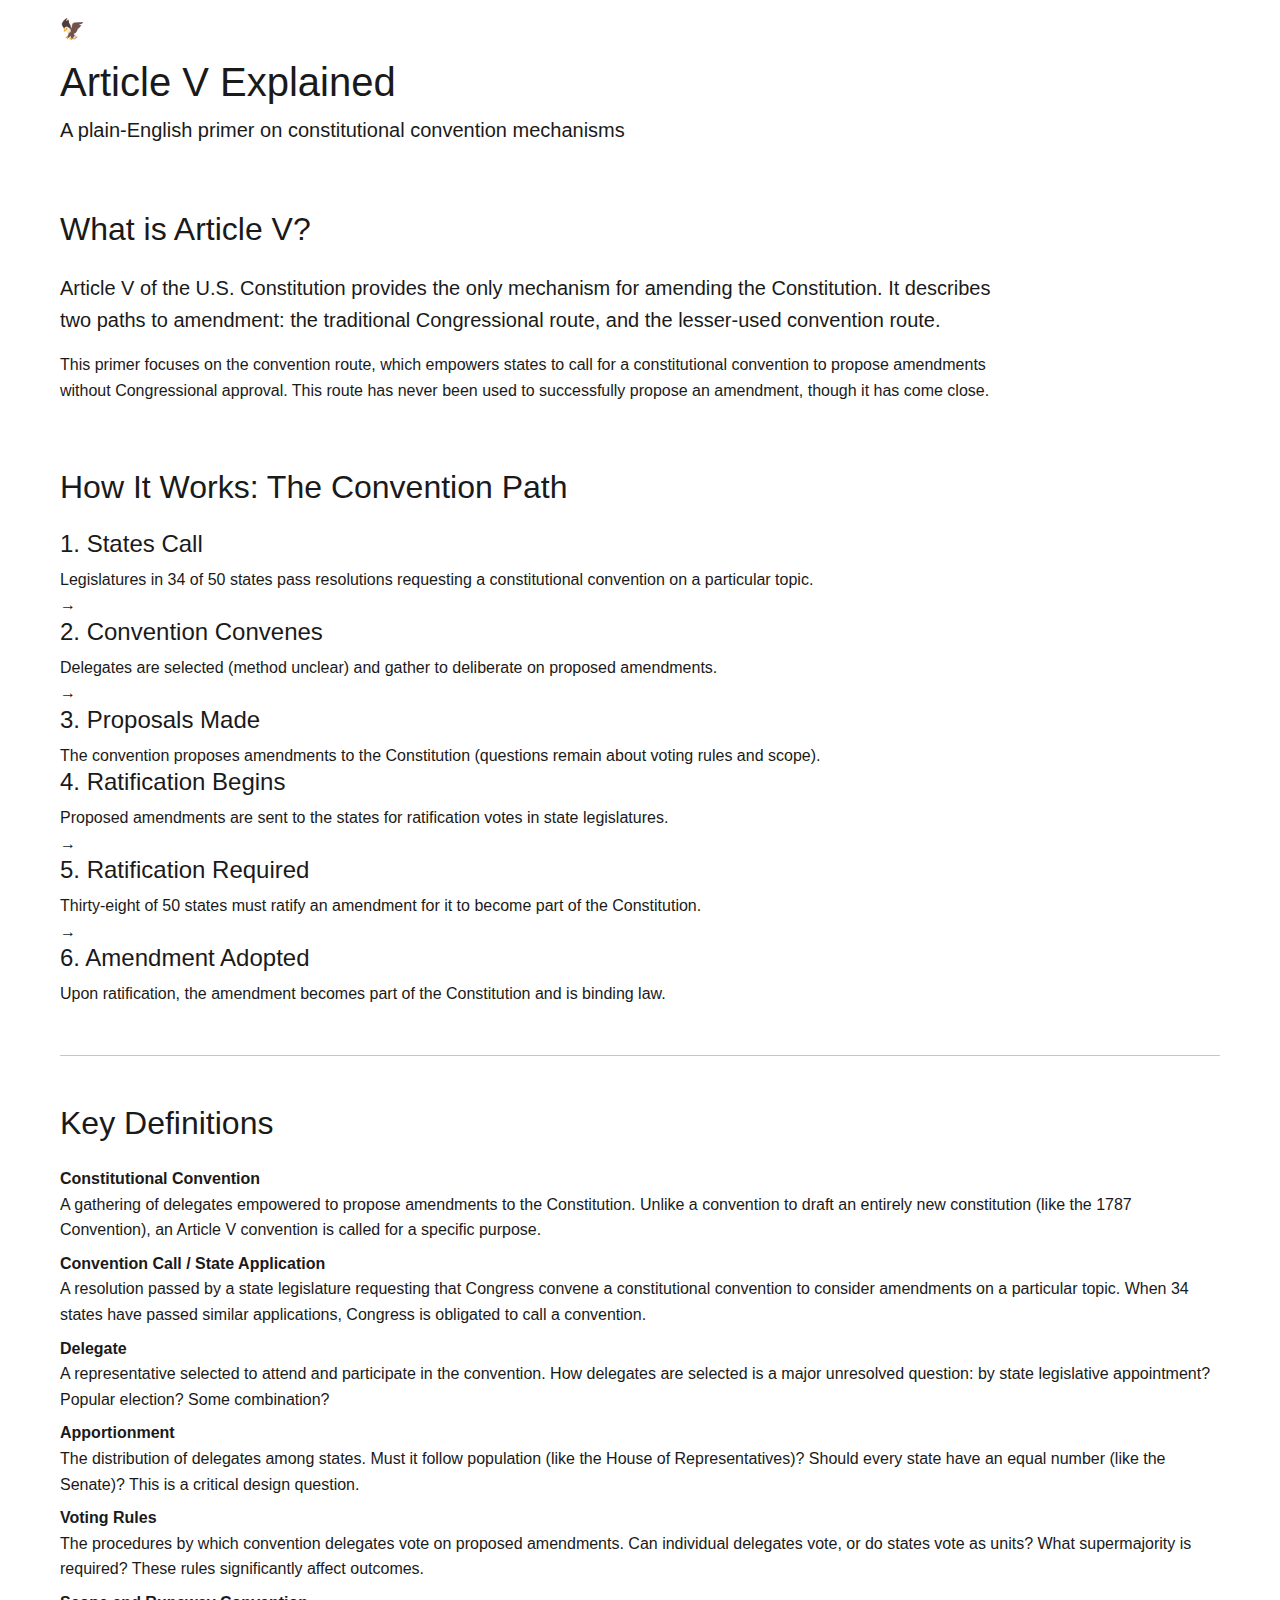
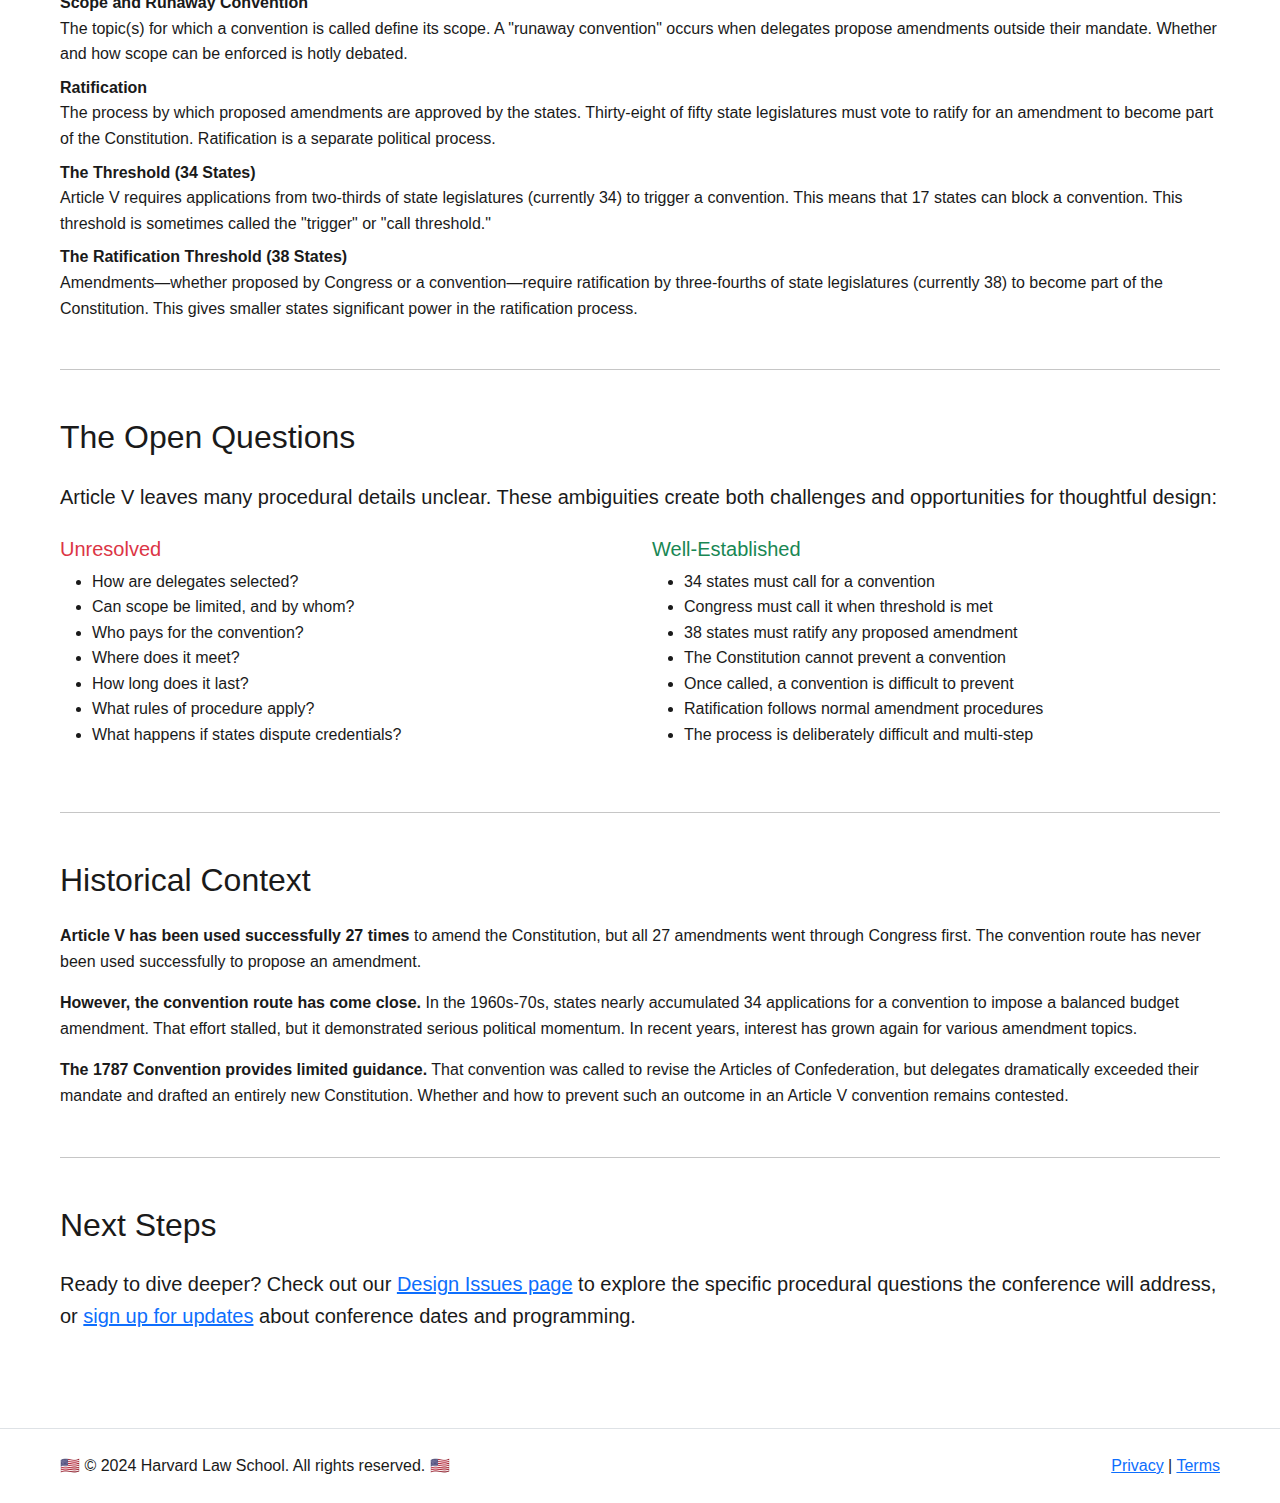
<file: primer.html>
<!DOCTYPE html>
<html lang="en">
<head>
    <meta charset="UTF-8">
    <meta name="viewport" content="width=device-width, initial-scale=1.0">
    <title>Article V Primer - Article V Convention Conference</title>
    <link href="https://cdn.jsdelivr.net/npm/bootstrap@5.3.0/dist/css/bootstrap.min.css" rel="stylesheet">
    <link href="css/style.css" rel="stylesheet">
</head>
<body>
    <!-- Animated Stars Background -->
    <div id="stars-container" class="stars-background"></div>

    <!-- Navigation -->
    <nav class="navbar navbar-expand-lg navbar-dark sticky-top nav-glassmorphism">
        <div class="container">
            <a class="navbar-brand glow-text" href="index.html">
                <span class="usa-eagle">🦅</span> <span class="hls-logo">Harvard Law School</span>
            </a>
            <button class="navbar-toggler" type="button" data-bs-toggle="collapse" data-bs-target="#navbarNav">
                <span class="navbar-toggler-icon"></span>
            </button>
            <div class="collapse navbar-collapse" id="navbarNav">
                <ul class="navbar-nav ms-auto">
                    <li class="nav-item"><a class="nav-link nav-glow" href="index.html">Home</a></li>
                    <li class="nav-item"><a class="nav-link nav-glow" href="framing.html">About</a></li>
                    <li class="nav-item"><a class="nav-link nav-glow active" href="primer.html">Article V Primer</a></li>
                    <li class="nav-item"><a class="nav-link nav-glow" href="issues.html">Design Issues</a></li>
                    <li class="nav-item"><a class="nav-link nav-glow" href="index.html#stay-informed">Updates</a></li>
                </ul>
            </div>
        </div>
    </nav>

    <!-- Page Header -->
    <div class="page-header">
        <div class="container">
            <h1>Article V Explained</h1>
            <p class="lead">A plain-English primer on constitutional convention mechanisms</p>
        </div>
    </div>

    <!-- Main Content -->
    <main class="py-5">
        <div class="container">
            <!-- Overview -->
            <section class="mb-5">
                <h2 class="mb-4">What is Article V?</h2>
                <div class="row">
                    <div class="col-lg-10">
                        <p class="lead">
                            Article V of the U.S. Constitution provides the only mechanism for amending the Constitution.
                            It describes two paths to amendment: the traditional Congressional route, and the lesser-used
                            convention route.
                        </p>
                        <p>
                            This primer focuses on the convention route, which empowers states to call for a constitutional
                            convention to propose amendments without Congressional approval. This route has never been used
                            to successfully propose an amendment, though it has come close.
                        </p>
                    </div>
                </div>
            </section>

            <!-- Visual Flow -->
            <section class="mb-5">
                <h2 class="mb-4">How It Works: The Convention Path</h2>
                <div class="primer-flow">
                    <div class="flow-step">
                        <h4>1. States Call</h4>
                        <p class="mb-0">
                            Legislatures in 34 of 50 states pass resolutions requesting a constitutional convention on a particular topic.
                        </p>
                    </div>
                    <div class="flow-arrow">→</div>
                    <div class="flow-step">
                        <h4>2. Convention Convenes</h4>
                        <p class="mb-0">
                            Delegates are selected (method unclear) and gather to deliberate on proposed amendments.
                        </p>
                    </div>
                    <div class="flow-arrow">→</div>
                    <div class="flow-step">
                        <h4>3. Proposals Made</h4>
                        <p class="mb-0">
                            The convention proposes amendments to the Constitution (questions remain about voting rules and scope).
                        </p>
                    </div>
                </div>

                <div class="primer-flow">
                    <div class="flow-step">
                        <h4>4. Ratification Begins</h4>
                        <p class="mb-0">
                            Proposed amendments are sent to the states for ratification votes in state legislatures.
                        </p>
                    </div>
                    <div class="flow-arrow">→</div>
                    <div class="flow-step">
                        <h4>5. Ratification Required</h4>
                        <p class="mb-0">
                            Thirty-eight of 50 states must ratify an amendment for it to become part of the Constitution.
                        </p>
                    </div>
                    <div class="flow-arrow">→</div>
                    <div class="flow-step">
                        <h4>6. Amendment Adopted</h4>
                        <p class="mb-0">
                            Upon ratification, the amendment becomes part of the Constitution and is binding law.
                        </p>
                    </div>
                </div>
            </section>

            <hr class="my-5">

            <!-- Key Concepts -->
            <section class="mb-5">
                <h2 class="mb-4">Key Definitions</h2>

                <div class="definition-box">
                    <dl>
                        <dt>Constitutional Convention</dt>
                        <dd>
                            A gathering of delegates empowered to propose amendments to the Constitution.
                            Unlike a convention to draft an entirely new constitution (like the 1787 Convention),
                            an Article V convention is called for a specific purpose.
                        </dd>

                        <dt>Convention Call / State Application</dt>
                        <dd>
                            A resolution passed by a state legislature requesting that Congress convene a constitutional
                            convention to consider amendments on a particular topic. When 34 states have passed similar applications,
                            Congress is obligated to call a convention.
                        </dd>

                        <dt>Delegate</dt>
                        <dd>
                            A representative selected to attend and participate in the convention. How delegates are selected
                            is a major unresolved question: by state legislative appointment? Popular election? Some combination?
                        </dd>

                        <dt>Apportionment</dt>
                        <dd>
                            The distribution of delegates among states. Must it follow population (like the House of Representatives)?
                            Should every state have an equal number (like the Senate)? This is a critical design question.
                        </dd>

                        <dt>Voting Rules</dt>
                        <dd>
                            The procedures by which convention delegates vote on proposed amendments. Can individual delegates vote,
                            or do states vote as units? What supermajority is required? These rules significantly affect outcomes.
                        </dd>

                        <dt>Scope and Runaway Convention</dt>
                        <dd>
                            The topic(s) for which a convention is called define its scope. A "runaway convention" occurs when
                            delegates propose amendments outside their mandate. Whether and how scope can be enforced is hotly debated.
                        </dd>

                        <dt>Ratification</dt>
                        <dd>
                            The process by which proposed amendments are approved by the states. Thirty-eight of fifty state legislatures
                            must vote to ratify for an amendment to become part of the Constitution. Ratification is a separate political process.
                        </dd>

                        <dt>The Threshold (34 States)</dt>
                        <dd>
                            Article V requires applications from two-thirds of state legislatures (currently 34) to trigger a convention.
                            This means that 17 states can block a convention. This threshold is sometimes called the "trigger" or "call threshold."
                        </dd>

                        <dt>The Ratification Threshold (38 States)</dt>
                        <dd>
                            Amendments—whether proposed by Congress or a convention—require ratification by three-fourths of state legislatures
                            (currently 38) to become part of the Constitution. This gives smaller states significant power in the ratification process.
                        </dd>
                    </dl>
                </div>
            </section>

            <hr class="my-5">

            <!-- Open Questions -->
            <section class="mb-5">
                <h2 class="mb-4">The Open Questions</h2>
                <p class="lead mb-4">
                    Article V leaves many procedural details unclear. These ambiguities create both challenges and opportunities
                    for thoughtful design:
                </p>

                <div class="row g-4">
                    <div class="col-md-6">
                        <h5 class="text-danger">Unresolved</h5>
                        <ul>
                            <li>How are delegates selected?</li>
                            <li>Can scope be limited, and by whom?</li>
                            <li>Who pays for the convention?</li>
                            <li>Where does it meet?</li>
                            <li>How long does it last?</li>
                            <li>What rules of procedure apply?</li>
                            <li>What happens if states dispute credentials?</li>
                        </ul>
                    </div>
                    <div class="col-md-6">
                        <h5 class="text-success">Well-Established</h5>
                        <ul>
                            <li>34 states must call for a convention</li>
                            <li>Congress must call it when threshold is met</li>
                            <li>38 states must ratify any proposed amendment</li>
                            <li>The Constitution cannot prevent a convention</li>
                            <li>Once called, a convention is difficult to prevent</li>
                            <li>Ratification follows normal amendment procedures</li>
                            <li>The process is deliberately difficult and multi-step</li>
                        </ul>
                    </div>
                </div>
            </section>

            <hr class="my-5">

            <!-- Historical Context -->
            <section class="mb-5">
                <h2 class="mb-4">Historical Context</h2>
                <p>
                    <strong>Article V has been used successfully 27 times</strong> to amend the Constitution, but all 27 amendments
                    went through Congress first. The convention route has never been used successfully to propose an amendment.
                </p>
                <p>
                    <strong>However, the convention route has come close.</strong> In the 1960s-70s, states nearly accumulated 34 applications
                    for a convention to impose a balanced budget amendment. That effort stalled, but it demonstrated serious political momentum.
                    In recent years, interest has grown again for various amendment topics.
                </p>
                <p>
                    <strong>The 1787 Convention provides limited guidance.</strong> That convention was called to revise the Articles of Confederation,
                    but delegates dramatically exceeded their mandate and drafted an entirely new Constitution. Whether and how to prevent
                    such an outcome in an Article V convention remains contested.
                </p>
            </section>

            <hr class="my-5">

            <!-- Learn More -->
            <section class="mb-5">
                <h2 class="mb-4">Next Steps</h2>
                <p class="lead">
                    Ready to dive deeper? Check out our <a href="issues.html">Design Issues page</a> to explore the specific
                    procedural questions the conference will address, or
                    <a href="index.html#stay-informed">sign up for updates</a> about conference dates and programming.
                </p>
            </section>
        </div>
    </main>

    <!-- Footer -->
    <footer class="footer-pro py-4 border-top border-glow">
        <div class="container">
            <div class="row">
                <div class="col-md-6">
                    <p class="mb-0">🇺🇸 &copy; 2024 Harvard Law School. All rights reserved. 🇺🇸</p>
                </div>
                <div class="col-md-6 text-md-end">
                    <p class="mb-0">
                        <a href="#" class="footer-link-pro">Privacy</a> |
                        <a href="#" class="footer-link-pro">Terms</a>
                    </p>
                </div>
            </div>
        </div>
    </footer>

    <script src="https://cdn.jsdelivr.net/npm/bootstrap@5.3.0/dist/js/bootstrap.bundle.min.js"></script>
    <script src="js/main.js"></script>
</body>
</html>
</file>
<file: css/style.css>
/* Import EB Garamond Font from Google Fonts */
@import url('https://fonts.googleapis.com/css2?family=EB+Garamond:wght@400;500;700&display=swap');

/* Old Glory Color Palette */
:root {
    --old-glory-red: #B22234;
    --old-glory-white: #FFFFFF;
    --old-glory-blue: #002868;
    --dark-text: #1a1a1a;
    --light-gray: #f5f5f5;
    --accent-gray: #efefef;
}

/* Reset and Base Styles */
* {
    margin: 0;
    padding: 0;
    box-sizing: border-box;
}

html {
    scroll-behavior: smooth;
}

body {
    font-family: -apple-system, BlinkMacSystemFont, 'Segoe UI', Roboto, Oxygen, Ubuntu, Cantarell, sans-serif;
    line-height: 1.6;
    color: var(--dark-text);
    background-color: var(--old-glory-white);
}

.container {
    max-width: 1200px;
    margin: 0 auto;
    padding: 0 20px;
}

/* Hero Section */
.hero {
    position: relative;
    height: 100vh;
    display: flex;
    align-items: center;
    justify-content: center;
    overflow: hidden;
    background-color: #d9cfc4;
}

#hero3dCanvas {
    display: none;
}

.hero-watermark {
    position: absolute;
    right: -250px;
    top: 50%;
    transform: translateY(-50%);
    font-size: 800px;
    font-family: 'EB Garamond', serif;
    font-weight: 700;
    color: rgba(0, 0, 0, 0.08);
    line-height: 1;
    pointer-events: none;
    z-index: 1;
}

.hero-watermark::before {
    content: 'V';
    display: block;
}

.hero-content {
    position: relative;
    z-index: 3;
    text-align: center;
    color: #000000;
    max-width: 900px;
    padding: 0 20px;
    font-family: 'EB Garamond', serif;
}

.hero-content h1 {
    font-size: clamp(3rem, 8vw, 5rem);
    font-weight: 700;
    line-height: 1.1;
    margin-bottom: 30px;
    letter-spacing: 0.5px;
    font-family: 'EB Garamond', serif;
}

.v-italic {
    font-style: italic;
    color: #c41e3a;
}

.hero-content .subtitle {
    font-size: clamp(1.3rem, 3vw, 1.8rem);
    font-weight: 400;
    letter-spacing: 0.3px;
    color: #666666;
    font-family: 'EB Garamond', serif;
    margin-bottom: 50px;
}

.event-info-grid {
    display: grid;
    grid-template-columns: repeat(3, 1fr);
    gap: 40px;
    margin-top: 50px;
}

.event-info-cell {
    text-align: center;
}

.event-info-cell h3 {
    font-family: -apple-system, BlinkMacSystemFont, 'Segoe UI', Roboto, sans-serif;
    font-size: 0.95rem;
    font-weight: 600;
    letter-spacing: 2px;
    color: #666666;
    margin-bottom: 15px;
    text-transform: uppercase;
}

.event-info-cell p {
    font-family: 'EB Garamond', serif;
    font-size: 1.4rem;
    color: #000000;
    font-weight: 400;
}

/* Event Details Section */
.event-details-section {
    padding: 80px 20px;
    background: var(--old-glory-white);
}

.event-details-wrapper {
    display: grid;
    grid-template-columns: 1fr 1fr;
    gap: 60px;
    align-items: center;
}

.event-details-content h2 {
    font-size: clamp(2.5rem, 6vw, 3.5rem);
    font-weight: 400;
    margin-bottom: 40px;
    color: var(--dark-text);
    font-family: 'EB Garamond', serif;
}

.event-details-content p {
    font-size: 1.15rem;
    color: var(--dark-text);
    line-height: 1.8;
    margin-bottom: 25px;
    font-family: 'EB Garamond', serif;
}

.event-detail {
    margin-bottom: 30px;
}

.event-detail h3 {
    font-size: 1.1rem;
    color: var(--old-glory-red);
    margin-bottom: 8px;
    font-weight: 600;
}

.event-detail p {
    font-size: 1rem;
    color: var(--dark-text);
    line-height: 1.6;
}

.event-details-image {
    width: 100%;
}

.placeholder-image {
    width: 100%;
    aspect-ratio: 4/3;
    background: linear-gradient(135deg, #f0f0f0 0%, #e0e0e0 100%);
    border: 2px solid var(--old-glory-red);
    border-radius: 8px;
}

/* Listserv Section */
.listserv-section {
    padding: 120px 20px;
    background: #1a1a1a;
    text-align: center;
}

.listserv-content {
    max-width: 1000px;
    margin: 0 auto;
}

.listserv-label {
    display: none;
}

.listserv-section h2 {
    font-size: clamp(2.5rem, 6vw, 3.8rem);
    font-weight: 400;
    font-family: 'EB Garamond', serif;
    color: var(--old-glory-white);
    margin-bottom: 30px;
    line-height: 1.2;
}

.listserv-section p {
    font-size: 1.15rem;
    color: #cccccc;
    line-height: 1.8;
    margin-bottom: 50px;
    font-family: -apple-system, BlinkMacSystemFont, 'Segoe UI', Roboto, sans-serif;
}

.listserv-form-wrapper {
    display: flex;
    gap: 20px;
    justify-content: center;
    align-items: stretch;
    max-width: 900px;
    margin: 0 auto;
}

.listserv-form {
    flex: 1;
    min-width: 400px;
}

.listserv-form input {
    width: 100%;
    padding: 20px 25px;
    font-size: 1rem;
    border: 2px solid #444444;
    border-radius: 0;
    background: transparent;
    color: var(--old-glory-white);
    transition: border-color 0.3s ease;
    font-family: -apple-system, BlinkMacSystemFont, 'Segoe UI', Roboto, sans-serif;
}

.listserv-form input::placeholder {
    color: #888888;
}

.listserv-form input:focus {
    outline: none;
    border-color: #666666;
}

.btn-subscribe {
    padding: 20px 45px;
    background: var(--old-glory-red);
    color: var(--old-glory-white);
    border: none;
    border-radius: 0;
    font-size: 1rem;
    font-weight: 700;
    text-transform: uppercase;
    letter-spacing: 1px;
    cursor: pointer;
    transition: background 0.3s ease;
    min-width: 200px;
}

.btn-subscribe:hover {
    background: #a01c2e;
}

.btn-primary {
    padding: 14px 28px;
    background: var(--old-glory-white);
    color: var(--dark-text);
    border: 2px solid #c0c0c0;
    border-radius: 0 4px 4px 0;
    font-size: 1rem;
    font-weight: 600;
    cursor: pointer;
    transition: all 0.3s ease;
}

.btn-primary:hover {
    background: #f5f5f5;
}

.btn-secondary {
    padding: 14px 28px;
    background: var(--old-glory-white);
    color: var(--dark-text);
    border: 2px solid #c0c0c0;
    border-radius: 4px;
    font-size: 1rem;
    font-weight: 600;
    text-decoration: none;
    cursor: pointer;
    transition: all 0.3s ease;
    display: inline-block;
}

.btn-secondary:hover {
    background: #f5f5f5;
}

/* Speakers Section */
.speakers-section {
    padding: 80px 20px;
    background: var(--old-glory-white);
    display: none;
}

.speakers-section h2 {
    font-size: 2.5rem;
    margin-bottom: 60px;
    text-align: center;
    color: var(--old-glory-blue);
}

.speakers-carousel-container {
    position: relative;
    display: flex;
    align-items: center;
    gap: 20px;
}

.speakers-carousel-wrapper {
    flex: 1;
    overflow: hidden;
}

.speakers-carousel {
    display: flex;
    gap: 40px;
    will-change: transform;
}

.speakers-section:hover .speakers-carousel {
    animation-play-state: paused;
}

@keyframes carousel-scroll {
    0% {
        transform: translateX(0);
    }
    100% {
        transform: translateX(calc(-100% - 40px));
    }
}

.carousel-nav {
    position: absolute;
    top: 50%;
    transform: translateY(-50%);
    width: 48px;
    height: 48px;
    border: none;
    background: rgba(0, 40, 104, 0.3);
    color: var(--old-glory-white);
    border-radius: 4px;
    cursor: pointer;
    display: flex;
    align-items: center;
    justify-content: center;
    transition: background 0.3s ease;
    z-index: 10;
}

.carousel-nav:hover {
    background: rgba(0, 40, 104, 0.6);
}

.carousel-nav svg {
    width: 24px;
    height: 24px;
}

.carousel-nav-left {
    left: 0;
}

.carousel-nav-right {
    right: 0;
}

.speaker-card {
    text-align: center;
    flex-shrink: 0;
    min-width: 280px;
}

.speaker-image-container {
    perspective: 1000px;
    margin-bottom: 15px;
}

.speaker-image-front,
.speaker-image-back {
    position: relative;
    backface-visibility: hidden;
}

.speaker-image-container:hover .speaker-image-front {
    transform: rotateY(180deg);
}

.speaker-image-container:hover .speaker-image-back {
    transform: rotateY(0deg);
}

.speaker-image-front {
    transition: transform 0.6s;
    transform-style: preserve-3d;
}

.speaker-image-back {
    position: absolute;
    top: 0;
    left: 0;
    width: 100%;
    aspect-ratio: 1;
    background: var(--old-glory-blue);
    color: var(--old-glory-white);
    display: flex;
    align-items: center;
    justify-content: center;
    border-radius: 8px;
    padding: 20px;
    box-sizing: border-box;
    transform: rotateY(180deg);
    transition: transform 0.6s;
}

.speaker-image-back p {
    font-size: 0.95rem;
    text-align: center;
}

.speaker-image {
    width: 100%;
    aspect-ratio: 1;
    background: linear-gradient(135deg, #f0f0f0 0%, #e0e0e0 100%);
    border: 3px solid var(--old-glory-red);
    border-radius: 8px;
    box-shadow: 0 8px 20px rgba(0, 0, 0, 0.15);
}

.speaker-name {
    margin-top: 10px;
}

.speaker-card h3 {
    font-size: 1.2rem;
    color: var(--dark-text);
}

/* Quote Section */
.quote-section {
    position: relative;
    height: 60vh;
    min-height: 500px;
    display: none;
    align-items: center;
    justify-content: center;
    overflow: hidden;
}

.quote-slideshow {
    position: absolute;
    top: 0;
    left: 0;
    width: 100%;
    height: 100%;
    z-index: 1;
}

.quote-slide {
    width: 100%;
    height: 100%;
    background-size: cover;
    background-position: center;
    filter: brightness(0.95) contrast(1.05);
}

.quote-overlay {
    position: absolute;
    top: 0;
    left: 0;
    width: 100%;
    height: 100%;
    background: rgba(0, 40, 104, 0.55);
    z-index: 2;
}

.quote-content {
    position: relative;
    z-index: 3;
    text-align: center;
    color: var(--old-glory-white);
    max-width: 900px;
    padding: 0 20px;
}

.quote-content h2 {
    font-size: clamp(2rem, 6vw, 4rem);
    font-weight: 700;
    line-height: 1.2;
    letter-spacing: -0.5px;
    text-shadow: 2px 2px 8px rgba(0, 0, 0, 0.4);
}

/* Explore the Debate Section */
.explore-debate-section {
    padding: 100px 20px;
    background: #e8dfd5;
}

.explore-debate-wrapper {
    display: grid;
    grid-template-columns: 1fr 1fr;
    gap: 60px;
    align-items: center;
    max-width: 1200px;
    margin: 0 auto;
    padding: 0 20px;
}

.explore-debate-content {
    max-width: 100%;
}

.explore-debate-3d {
    width: 100%;
    height: 500px;
    position: relative;
    transform: scaleY(-1);
}

#exploreDébate3dCanvas {
    position: absolute;
    top: 0;
    left: 0;
    width: 100%;
    height: 100%;
    display: block;
}

.explore-label {
    display: none;
}

.explore-debate-section h2 {
    font-size: clamp(2.5rem, 6vw, 3.5rem);
    font-weight: 400;
    font-family: 'EB Garamond', serif;
    color: var(--dark-text);
    margin-bottom: 40px;
    line-height: 1.2;
}

.explore-debate-section p {
    font-size: 1.15rem;
    color: var(--dark-text);
    line-height: 1.8;
    margin-bottom: 25px;
    font-family: 'EB Garamond', serif;
}

.btn-explore {
    display: inline-block;
    background: #1a1a1a;
    color: var(--old-glory-white);
    padding: 18px 35px;
    border: none;
    font-size: 1.1rem;
    font-weight: 600;
    text-decoration: none;
    border-radius: 0;
    cursor: pointer;
    transition: background 0.3s ease;
    margin-top: 15px;
    font-family: -apple-system, BlinkMacSystemFont, 'Segoe UI', Roboto, sans-serif;
}

.btn-explore:hover {
    background: #333333;
}

.btn-explore .arrow {
    margin-left: 12px;
    font-size: 1.2rem;
}

.google-icon {
    margin-right: 8px;
}

/* Footer */
.footer {
    position: relative;
    background: var(--old-glory-blue);
    color: var(--old-glory-white);
    padding: 60px 20px 30px;
    overflow: hidden;
}

.footer-star {
    position: absolute;
    right: -80px;
    top: 50%;
    transform: translateY(-50%);
    width: 400px;
    height: 400px;
    opacity: 0.1;
    pointer-events: none;
}

.footer-star svg {
    width: 100%;
    height: 100%;
}

.footer-content {
    position: relative;
    z-index: 1;
    display: grid;
    grid-template-columns: repeat(auto-fit, minmax(250px, 1fr));
    gap: 40px;
    margin-bottom: 40px;
}

.footer-section h3 {
    font-size: 1.1rem;
    margin-bottom: 15px;
    color: var(--old-glory-white);
}

.footer-section p {
    font-size: 0.95rem;
    line-height: 1.8;
    color: var(--old-glory-white);
}

.footer-section a {
    color: var(--old-glory-white);
    text-decoration: none;
    transition: color 0.3s ease;
}

.footer-section a:hover {
    color: var(--old-glory-red);
}

.footer-link {
    display: inline-block;
    padding-bottom: 2px;
    border-bottom: 1px solid var(--old-glory-white);
    transition: border-color 0.3s ease;
}

.footer-link:hover {
    border-bottom-color: var(--old-glory-red);
}

.footer-bottom {
    position: relative;
    z-index: 1;
    text-align: center;
    padding-top: 30px;
    border-top: 1px solid rgba(255, 255, 255, 0.2);
    font-size: 0.9rem;
    color: var(--old-glory-white);
}

.footer-bottom p {
    margin: 12px 0;
}

.footer-bottom .contact-info {
    font-size: 1.1rem;
    margin-bottom: 20px;
}

.footer-bottom .contact-info .contact-email {
    color: var(--old-glory-white);
    text-decoration: underline;
    transition: color 0.3s ease;
}

.footer-bottom .contact-info .contact-email:hover {
    color: var(--old-glory-red);
}

.footer-bottom .license {
    font-size: 0.95rem;
    line-height: 1.6;
}

.cc-icons {
    display: inline-block;
    margin-left: 8px;
    font-weight: 700;
}

.cc-icon {
    display: inline-block;
    height: 0.95em;
    width: 0.95em;
    margin-left: 6px;
    vertical-align: middle;
}

/* Responsive Design */
@media (max-width: 768px) {
    .hero {
        padding: 40px 0;
    }

    .hero-watermark {
        font-size: 300px;
        right: -80px;
        opacity: 0.05;
    }

    .hero-content h1 {
        font-size: 2.5rem;
    }

    .hero-content .subtitle {
        font-size: 1.1rem;
    }

    .event-info-grid {
        grid-template-columns: 1fr;
        gap: 30px;
        margin-top: 40px;
    }

    .event-info-cell h3 {
        font-size: 0.85rem;
    }

    .event-info-cell p {
        font-size: 1.1rem;
    }

    .event-details-wrapper {
        grid-template-columns: 1fr;
        gap: 40px;
    }

    .listserv-section {
        padding: 80px 20px;
    }

    .listserv-section h2 {
        font-size: 2rem;
    }

    .listserv-section p {
        font-size: 1rem;
    }

    .listserv-form-wrapper {
        flex-direction: column;
        gap: 15px;
    }

    .listserv-form {
        min-width: 100%;
    }

    .btn-subscribe {
        width: 100%;
        padding: 18px 30px;
    }

    .speakers-grid {
        grid-template-columns: repeat(auto-fit, minmax(200px, 1fr));
        gap: 30px;
    }

    .quote-content h2 {
        font-size: 1.8rem;
    }

    .explore-debate-section {
        padding: 60px 20px;
    }

    .explore-debate-wrapper {
        grid-template-columns: 1fr;
        gap: 40px;
    }

    .explore-debate-section h2 {
        font-size: 2rem;
    }

    .explore-debate-section p {
        font-size: 1rem;
    }

    .explore-debate-3d {
        height: 300px;
    }

    .btn-explore {
        padding: 16px 28px;
        font-size: 1rem;
        width: 100%;
        text-align: center;
    }

    .footer-star {
        right: -120px;
        width: 300px;
        height: 300px;
    }
}
</file>
